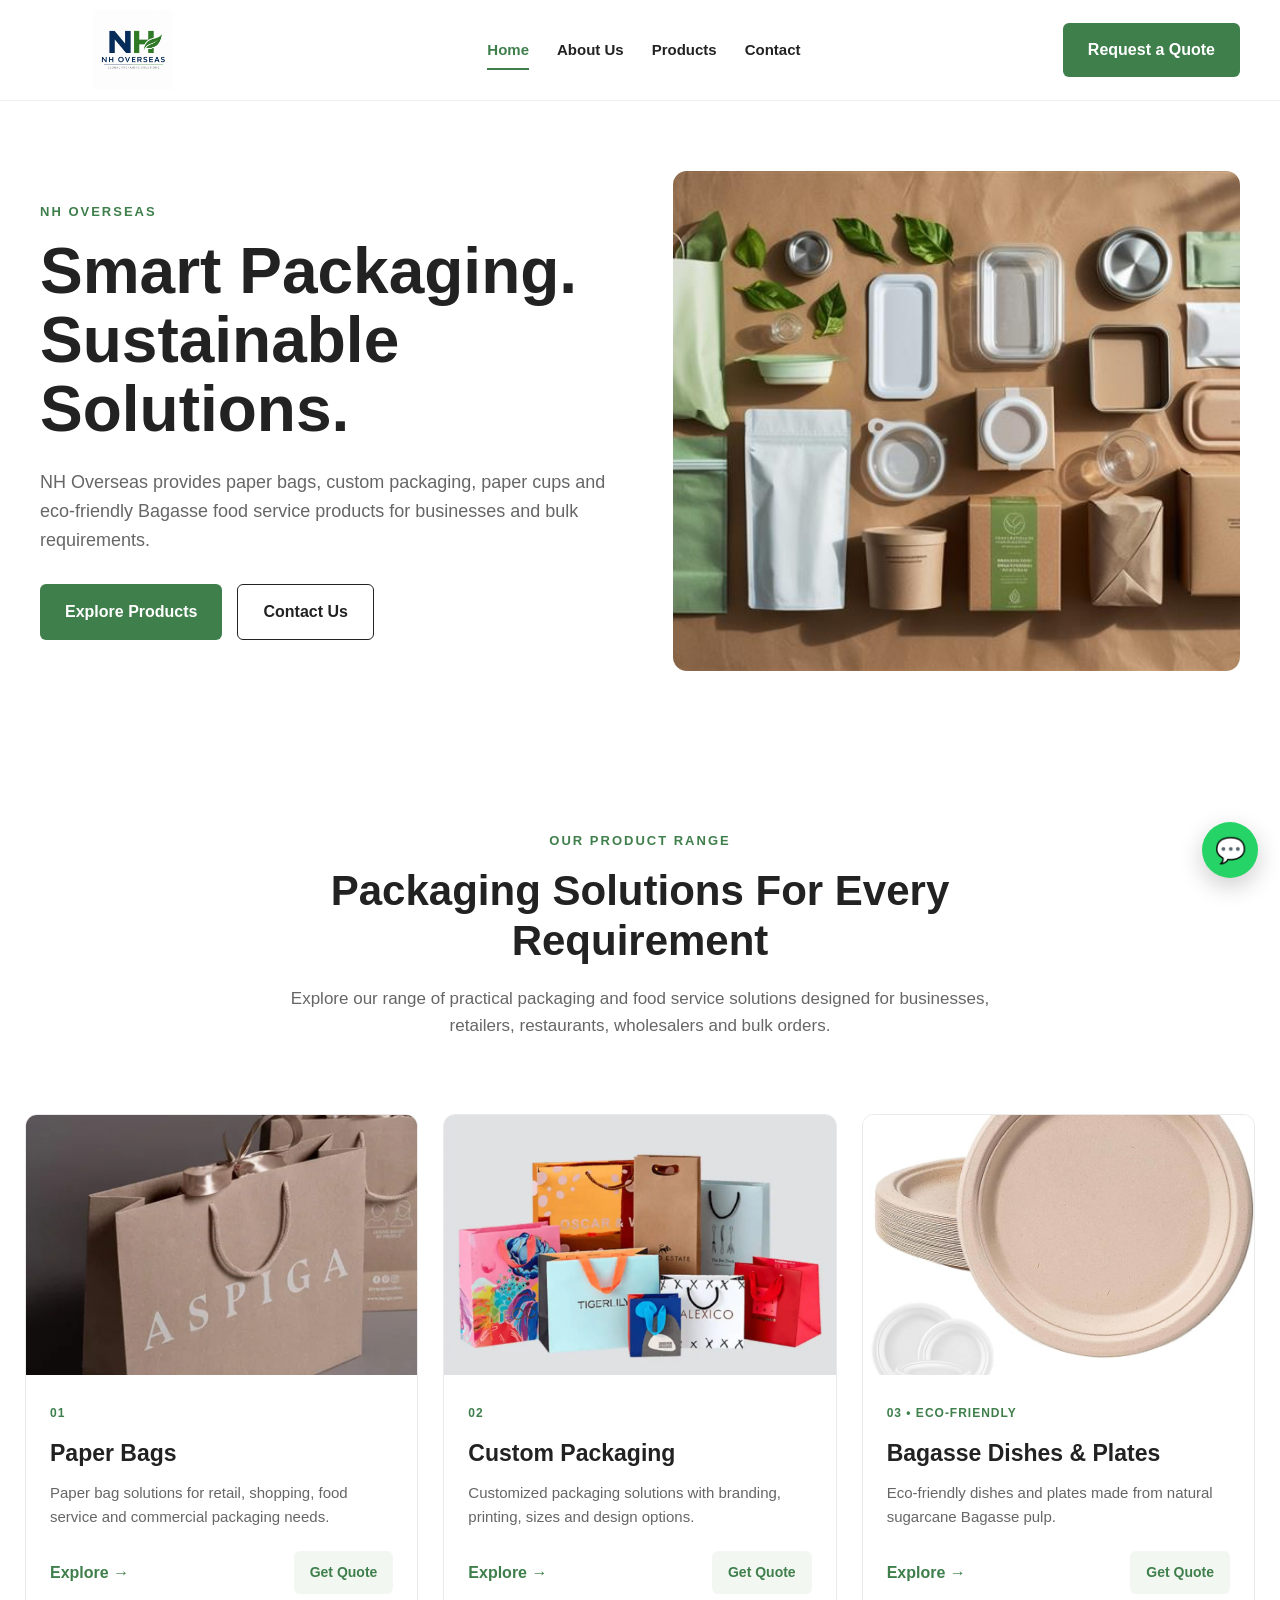
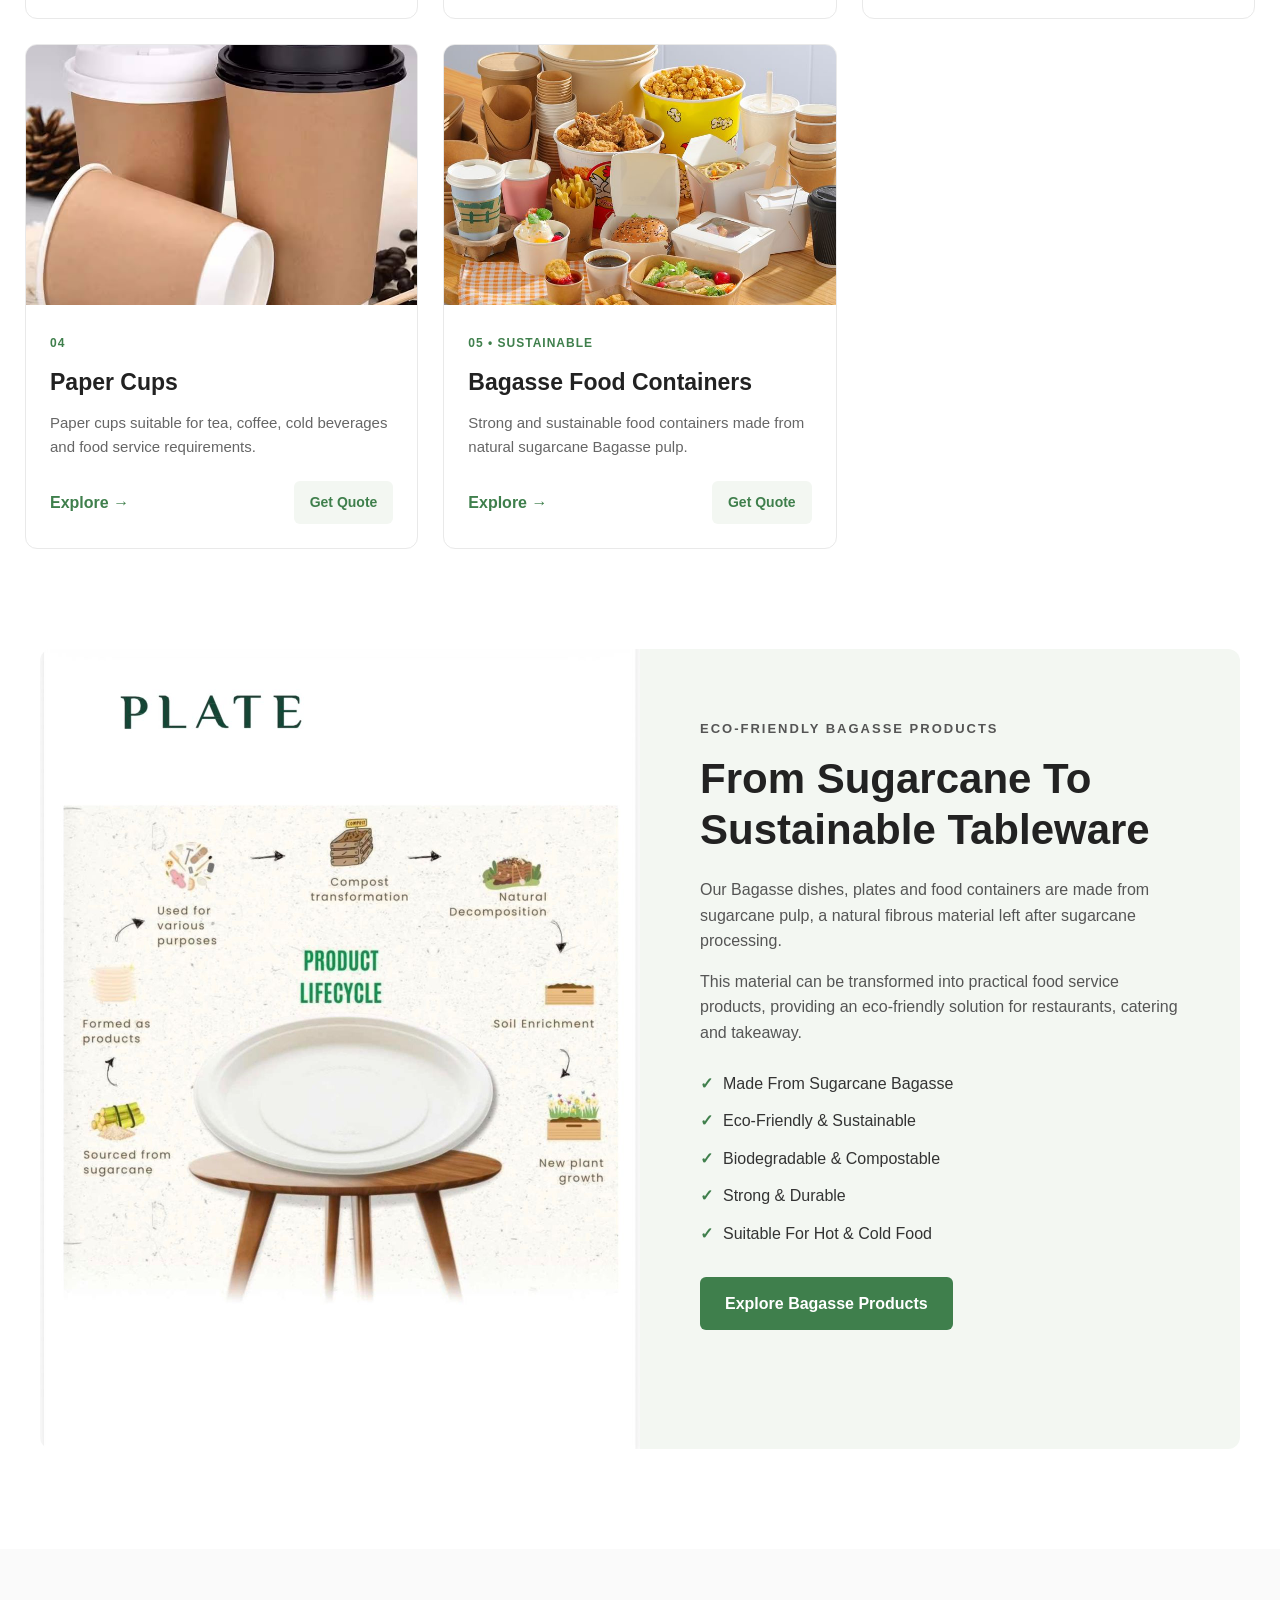
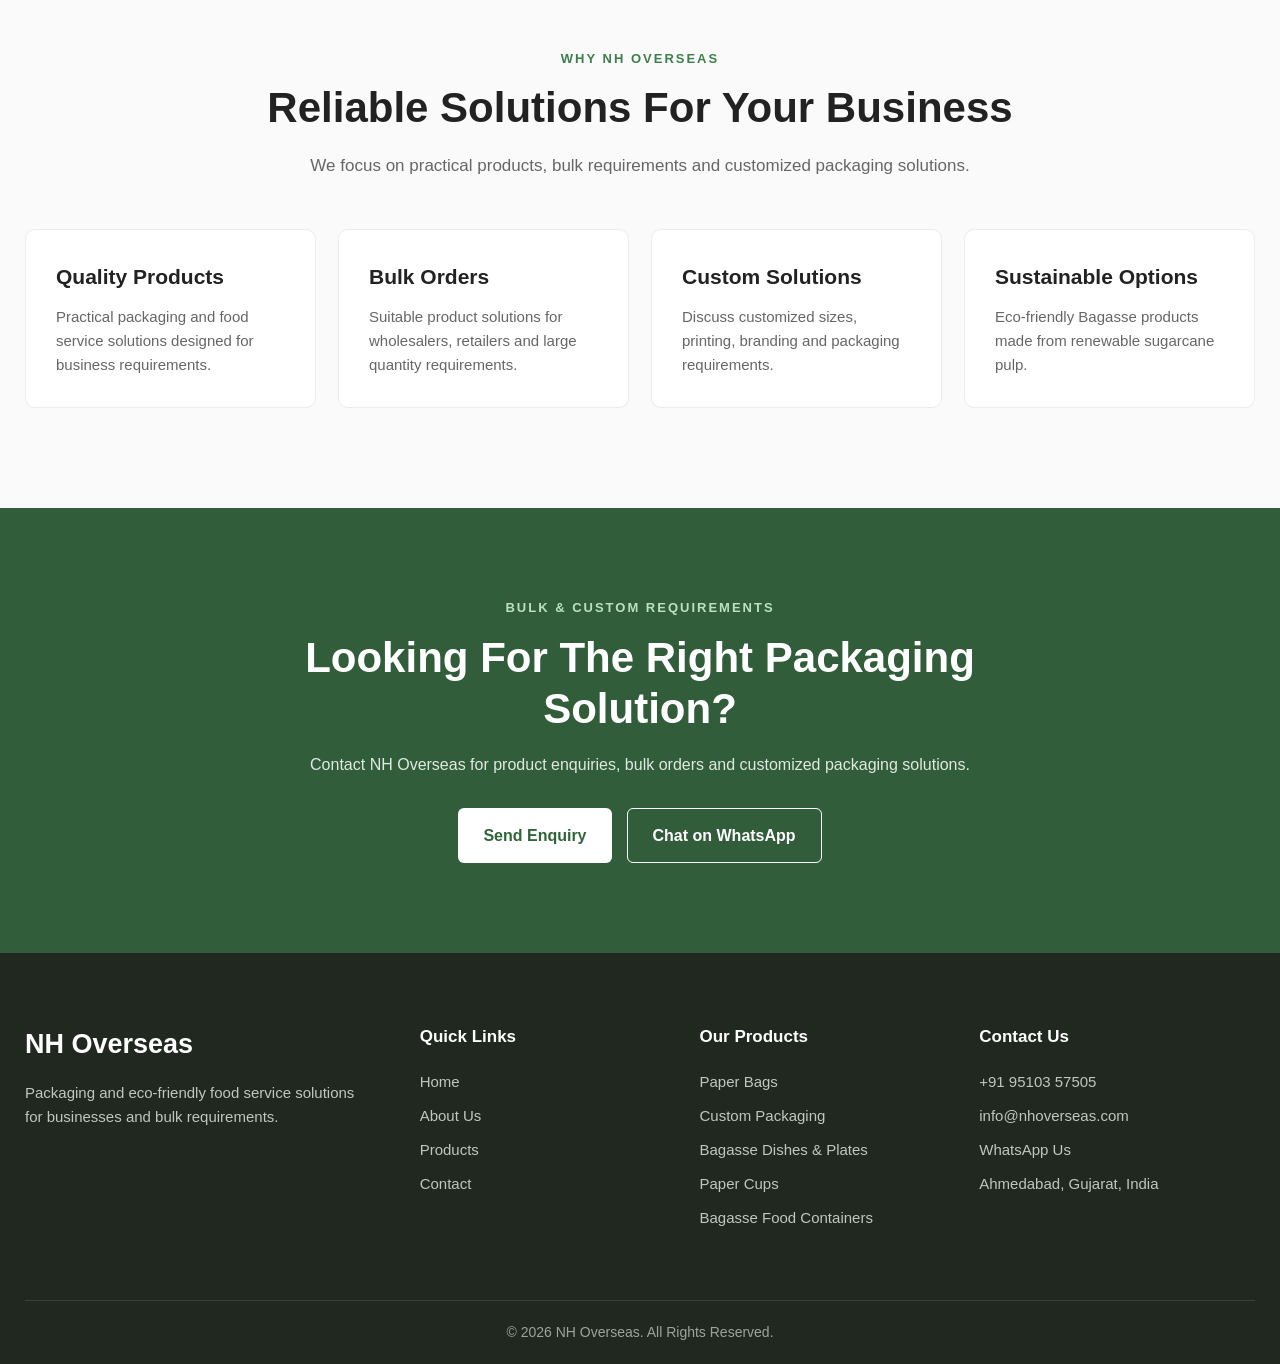
<file: index.html>
<!DOCTYPE html>
<html lang="en">

<head>
    <meta charset="UTF-8">
    <meta name="viewport" content="width=device-width, initial-scale=1.0">

    <title>NH Overseas | Sustainable Packaging Solutions</title>

    <meta name="description"
        content="NH Overseas offers paper bags, custom packaging, eco-friendly sugarcane Bagasse dishes, plates, paper cups and food containers.">

    <link rel="stylesheet" href="./css/style.css">
</head>

<body>

    <!-- HEADER -->
    <header class="header">
        <div class="navbar">

            <a href="./index.html" class="logo">
                <img src="./images/logo.png" alt="NH Overseas Logo">
            </a>

            <nav class="nav-menu" id="navMenu">
                <a href="./index.html" class="active">Home</a>
                <a href="./about.html">About Us</a>
                <a href="./products.html">Products</a>
                <a href="./contact.html">Contact</a>
            </nav>

            <div class="header-actions">

                <a href="./contact.html" class="quote-btn">
                    Request a Quote
                </a>

                <button class="menu-toggle" id="menuToggle"
                    aria-label="Open Menu">
                    ☰
                </button>

            </div>

        </div>
    </header>


    <!-- HERO SECTION -->
    <section class="hero">

        <div class="hero-content">

            <p class="section-tag">
                NH OVERSEAS
            </p>

            <h1>
                Smart Packaging.
                Sustainable Solutions.
            </h1>

            <p class="hero-text">
                NH Overseas provides paper bags, custom packaging,
                paper cups and eco-friendly Bagasse food service
                products for businesses and bulk requirements.
            </p>

            <div class="hero-buttons">

                <a href="./products.html" class="primary-btn">
                    Explore Products
                </a>

                <a href="./contact.html" class="secondary-btn">
                    Contact Us
                </a>

            </div>

        </div>


        <div class="hero-image">

            <img src="./images/hero.jpg"
                alt="NH Overseas Sustainable Packaging">

        </div>

    </section>


    <!-- PRODUCTS INTRO -->
    <section class="product-intro">

        <div class="section-heading">

            <p class="section-tag">
                OUR PRODUCT RANGE
            </p>

            <h2>
                Packaging Solutions For Every Requirement
            </h2>

            <p>
                Explore our range of practical packaging and
                food service solutions designed for businesses,
                retailers, restaurants, wholesalers and bulk orders.
            </p>

        </div>

    </section>


    <!-- PRODUCTS -->
    <section class="products-section">

        <div class="products-grid">


            <!-- PRODUCT 1 -->
            <div class="product-card">

                <div class="product-image">

                    <img src="./images/paper-bags.jpg"
                        alt="Paper Bags">

                </div>

                <div class="product-info">

                    <span>01</span>

                    <h3>
                        Paper Bags
                    </h3>

                    <p>
                        Paper bag solutions for retail,
                        shopping, food service and
                        commercial packaging needs.
                    </p>

                    <div class="product-buttons">

                        <a href="./products.html#paper-bags"
                            class="explore-link">

                            Explore →

                        </a>

                        <a href="./contact.html"
                            class="get-quote-btn">

                            Get Quote

                        </a>

                    </div>

                </div>

            </div>


            <!-- PRODUCT 2 -->
            <div class="product-card">

                <div class="product-image">

                    <img src="./images/custom-bags.jpg"
                        alt="Custom Packaging">

                </div>

                <div class="product-info">

                    <span>02</span>

                    <h3>
                        Custom Packaging
                    </h3>

                    <p>
                        Customized packaging solutions with
                        branding, printing, sizes and
                        design options.
                    </p>

                    <div class="product-buttons">

                        <a href="./products.html#custom-packaging"
                            class="explore-link">

                            Explore →

                        </a>

                        <a href="./contact.html"
                            class="get-quote-btn">

                            Get Quote

                        </a>

                    </div>

                </div>

            </div>


            <!-- PRODUCT 3 -->
            <div class="product-card">

                <div class="product-image">

                    <img src="./images/paper-dishes.jpg"
                        alt="Eco-Friendly Bagasse Dishes and Plates">

                </div>

                <div class="product-info">

                    <span>03 • ECO-FRIENDLY</span>

                    <h3>
                        Bagasse Dishes & Plates
                    </h3>

                    <p>
                        Eco-friendly dishes and plates made
                        from natural sugarcane Bagasse pulp.
                    </p>

                    <div class="product-buttons">

                        <a href="./products.html#paper-dishes"
                            class="explore-link">

                            Explore →

                        </a>

                        <a href="./contact.html"
                            class="get-quote-btn">

                            Get Quote

                        </a>

                    </div>

                </div>

            </div>


            <!-- PRODUCT 4 -->
            <div class="product-card">

                <div class="product-image">

                    <img src="./images/paper-cups.jpg"
                        alt="Paper Cups">

                </div>

                <div class="product-info">

                    <span>04</span>

                    <h3>
                        Paper Cups
                    </h3>

                    <p>
                        Paper cups suitable for tea,
                        coffee, cold beverages and
                        food service requirements.
                    </p>

                    <div class="product-buttons">

                        <a href="./products.html#paper-cups"
                            class="explore-link">

                            Explore →

                        </a>

                        <a href="./contact.html"
                            class="get-quote-btn">

                            Get Quote

                        </a>

                    </div>

                </div>

            </div>


            <!-- PRODUCT 5 -->
            <div class="product-card">

                <div class="product-image">

                    <img src="./images/food-containers.jpg"
                        alt="Eco-Friendly Bagasse Food Containers">

                </div>

                <div class="product-info">

                    <span>05 • SUSTAINABLE</span>

                    <h3>
                        Bagasse Food Containers
                    </h3>

                    <p>
                        Strong and sustainable food containers
                        made from natural sugarcane Bagasse pulp.
                    </p>

                    <div class="product-buttons">

                        <a href="./products.html#food-containers"
                            class="explore-link">

                            Explore →

                        </a>

                        <a href="./contact.html"
                            class="get-quote-btn">

                            Get Quote

                        </a>

                    </div>

                </div>

            </div>


        </div>

    </section>


    <!-- BAGASSE FEATURE -->
    <section class="custom-section">

        <div class="custom-image">

         <img src="./images/bagasse-process.jpg"
     alt="Sugarcane to Bagasse Eco-Friendly Product Process">

        </div>


        <div class="custom-content">

            <p class="section-tag">
                ECO-FRIENDLY BAGASSE PRODUCTS
            </p>

            <h2>
                From Sugarcane To Sustainable Tableware
            </h2>

            <p>
                Our Bagasse dishes, plates and food containers
                are made from sugarcane pulp, a natural fibrous
                material left after sugarcane processing.
            </p>

            <p>
                This material can be transformed into practical
                food service products, providing an eco-friendly
                solution for restaurants, catering and takeaway.
            </p>

            <ul>

                <li>Made From Sugarcane Bagasse</li>

                <li>Eco-Friendly & Sustainable</li>

                <li>Biodegradable & Compostable</li>

                <li>Strong & Durable</li>

                <li>Suitable For Hot & Cold Food</li>

            </ul>

            <a href="./products.html#paper-dishes"
                class="primary-btn">

                Explore Bagasse Products

            </a>

        </div>

    </section>


    <!-- WHY CHOOSE US -->
    <section class="why-section">

        <div class="section-heading">

            <p class="section-tag">
                WHY NH OVERSEAS
            </p>

            <h2>
                Reliable Solutions For Your Business
            </h2>

            <p>
                We focus on practical products, bulk requirements
                and customized packaging solutions.
            </p>

        </div>


        <div class="why-grid">


            <div class="why-card">

                <h3>
                    Quality Products
                </h3>

                <p>
                    Practical packaging and food service
                    solutions designed for business requirements.
                </p>

            </div>


            <div class="why-card">

                <h3>
                    Bulk Orders
                </h3>

                <p>
                    Suitable product solutions for wholesalers,
                    retailers and large quantity requirements.
                </p>

            </div>


            <div class="why-card">

                <h3>
                    Custom Solutions
                </h3>

                <p>
                    Discuss customized sizes, printing,
                    branding and packaging requirements.
                </p>

            </div>


            <div class="why-card">

                <h3>
                    Sustainable Options
                </h3>

                <p>
                    Eco-friendly Bagasse products made
                    from renewable sugarcane pulp.
                </p>

            </div>


        </div>

    </section>


    <!-- CTA -->
    <section class="cta-section">

        <p class="section-tag">
            BULK & CUSTOM REQUIREMENTS
        </p>

        <h2>
            Looking For The Right Packaging Solution?
        </h2>

        <p>
            Contact NH Overseas for product enquiries,
            bulk orders and customized packaging solutions.
        </p>


        <div class="cta-buttons">

            <a href="./contact.html"
                class="white-btn">

                Send Enquiry

            </a>

            <a href="https://wa.me/919510357505"
                target="_blank"
                class="outline-btn">

                Chat on WhatsApp

            </a>

        </div>

    </section>


    <!-- FOOTER -->
    <footer class="footer">

        <div class="footer-grid">


            <div>

                <h2>
                    NH Overseas
                </h2>

                <p>
                    Packaging and eco-friendly food service
                    solutions for businesses and bulk requirements.
                </p>

            </div>


            <div>

                <h3>
                    Quick Links
                </h3>

                <a href="./index.html">
                    Home
                </a>

                <a href="./about.html">
                    About Us
                </a>

                <a href="./products.html">
                    Products
                </a>

                <a href="./contact.html">
                    Contact
                </a>

            </div>


            <div>

                <h3>
                    Our Products
                </h3>

                <a href="./products.html#paper-bags">
                    Paper Bags
                </a>

                <a href="./products.html#custom-packaging">
                    Custom Packaging
                </a>

                <a href="./products.html#paper-dishes">
                    Bagasse Dishes & Plates
                </a>

                <a href="./products.html#paper-cups">
                    Paper Cups
                </a>

                <a href="./products.html#food-containers">
                    Bagasse Food Containers
                </a>

            </div>


            <div>

                <h3>
                    Contact Us
                </h3>

                <a href="tel:+919510357505">
                    +91 95103 57505
                </a>

                <a href="mailto:info@nhoverseas.com">
                    info@nhoverseas.com
                </a>

                <a href="https://wa.me/919510357505"
                    target="_blank">

                    WhatsApp Us

                </a>

                <p>
                    Ahmedabad, Gujarat, India
                </p>

            </div>

        </div>


        <div class="footer-bottom">

            © 2026 NH Overseas. All Rights Reserved.

        </div>

    </footer>


    <!-- FLOATING WHATSAPP -->
    <a href="https://wa.me/919510357505"
        class="floating-whatsapp"
        target="_blank"
        aria-label="Chat on WhatsApp">

        💬

    </a>


    <!-- BACK TO TOP -->
    <button class="back-to-top"
        id="backToTop"
        aria-label="Back to top">

        ↑

    </button>


    <!-- JAVASCRIPT -->
    <script>

        const menuToggle =
            document.getElementById("menuToggle");

        const navMenu =
            document.getElementById("navMenu");


        menuToggle.addEventListener("click", function () {

            navMenu.classList.toggle("show");

        });


        const backToTop =
            document.getElementById("backToTop");


        window.addEventListener("scroll", function () {

            if (window.scrollY > 300) {

                backToTop.classList.add("show");

            } else {

                backToTop.classList.remove("show");

            }

        });


        backToTop.addEventListener("click", function () {

            window.scrollTo({
                top: 0,
                behavior: "smooth"
            });

        });

    </script>

</body>

</html>
</file>
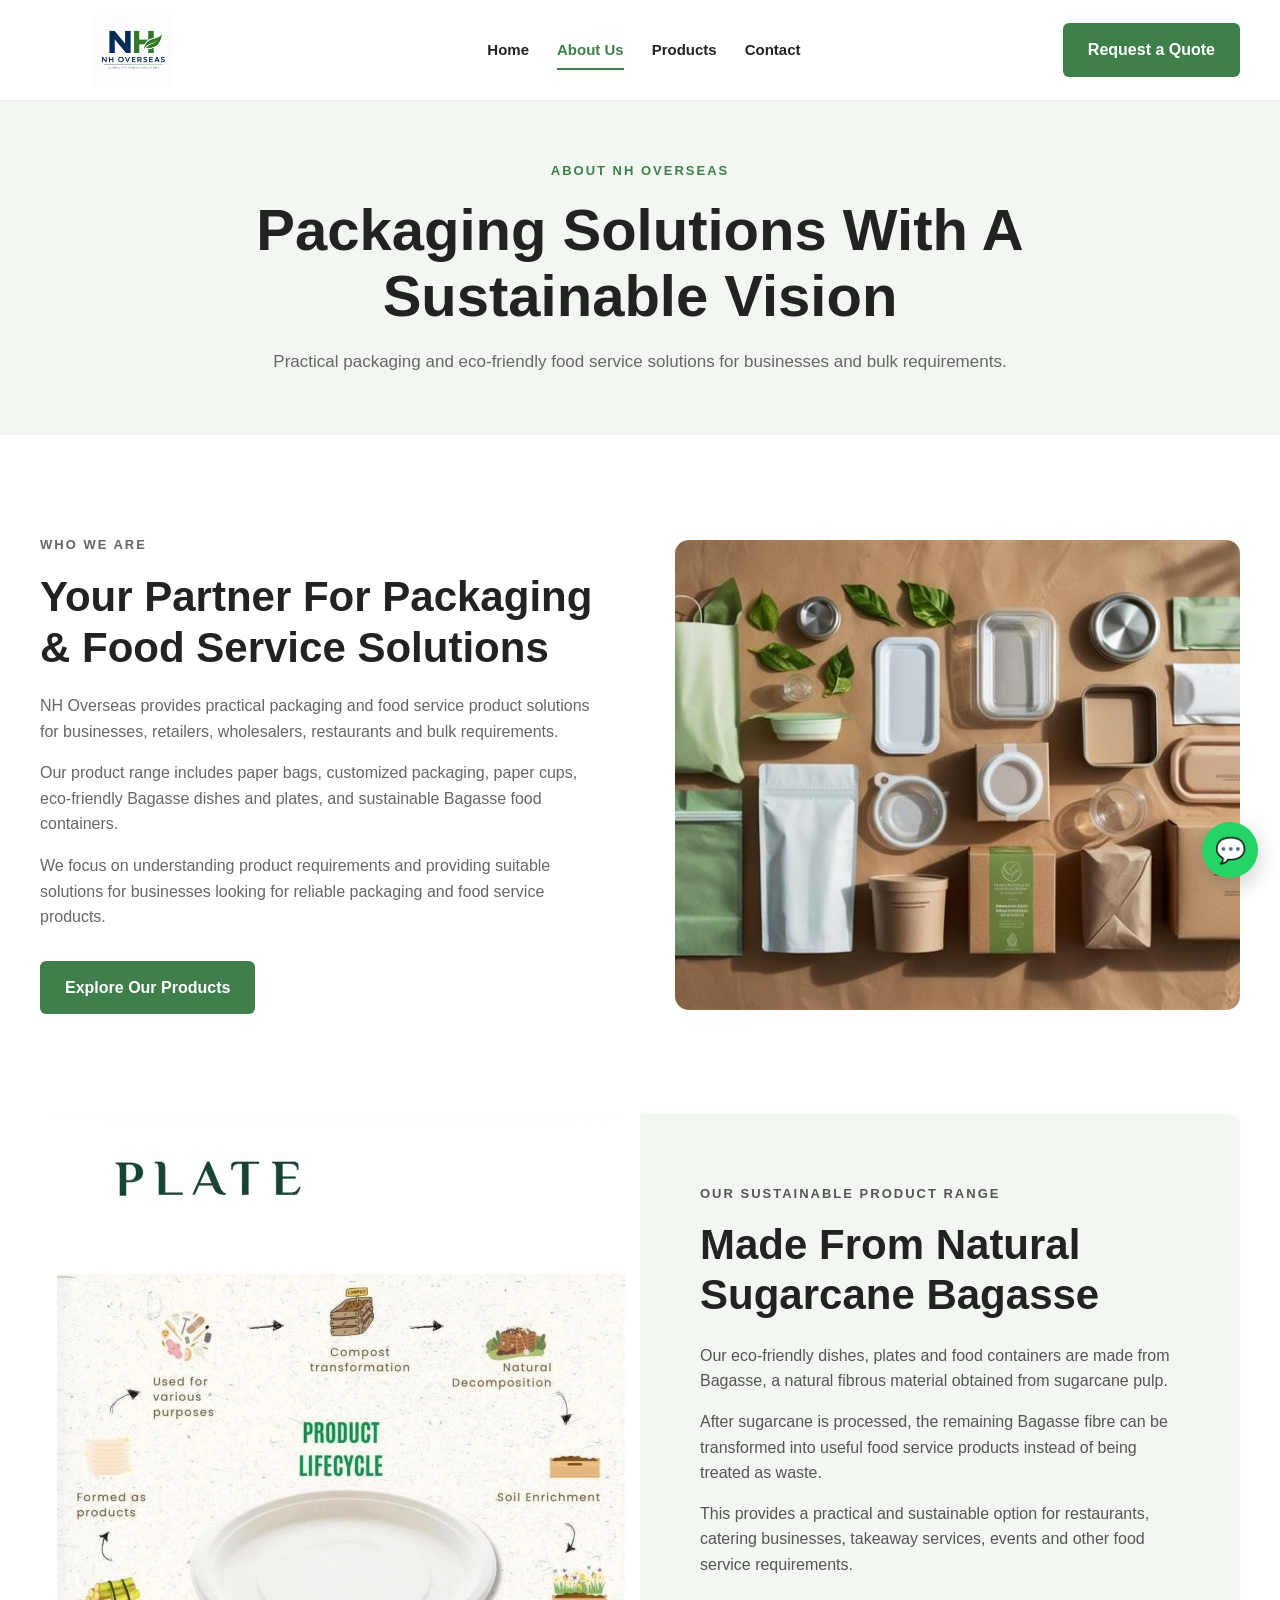
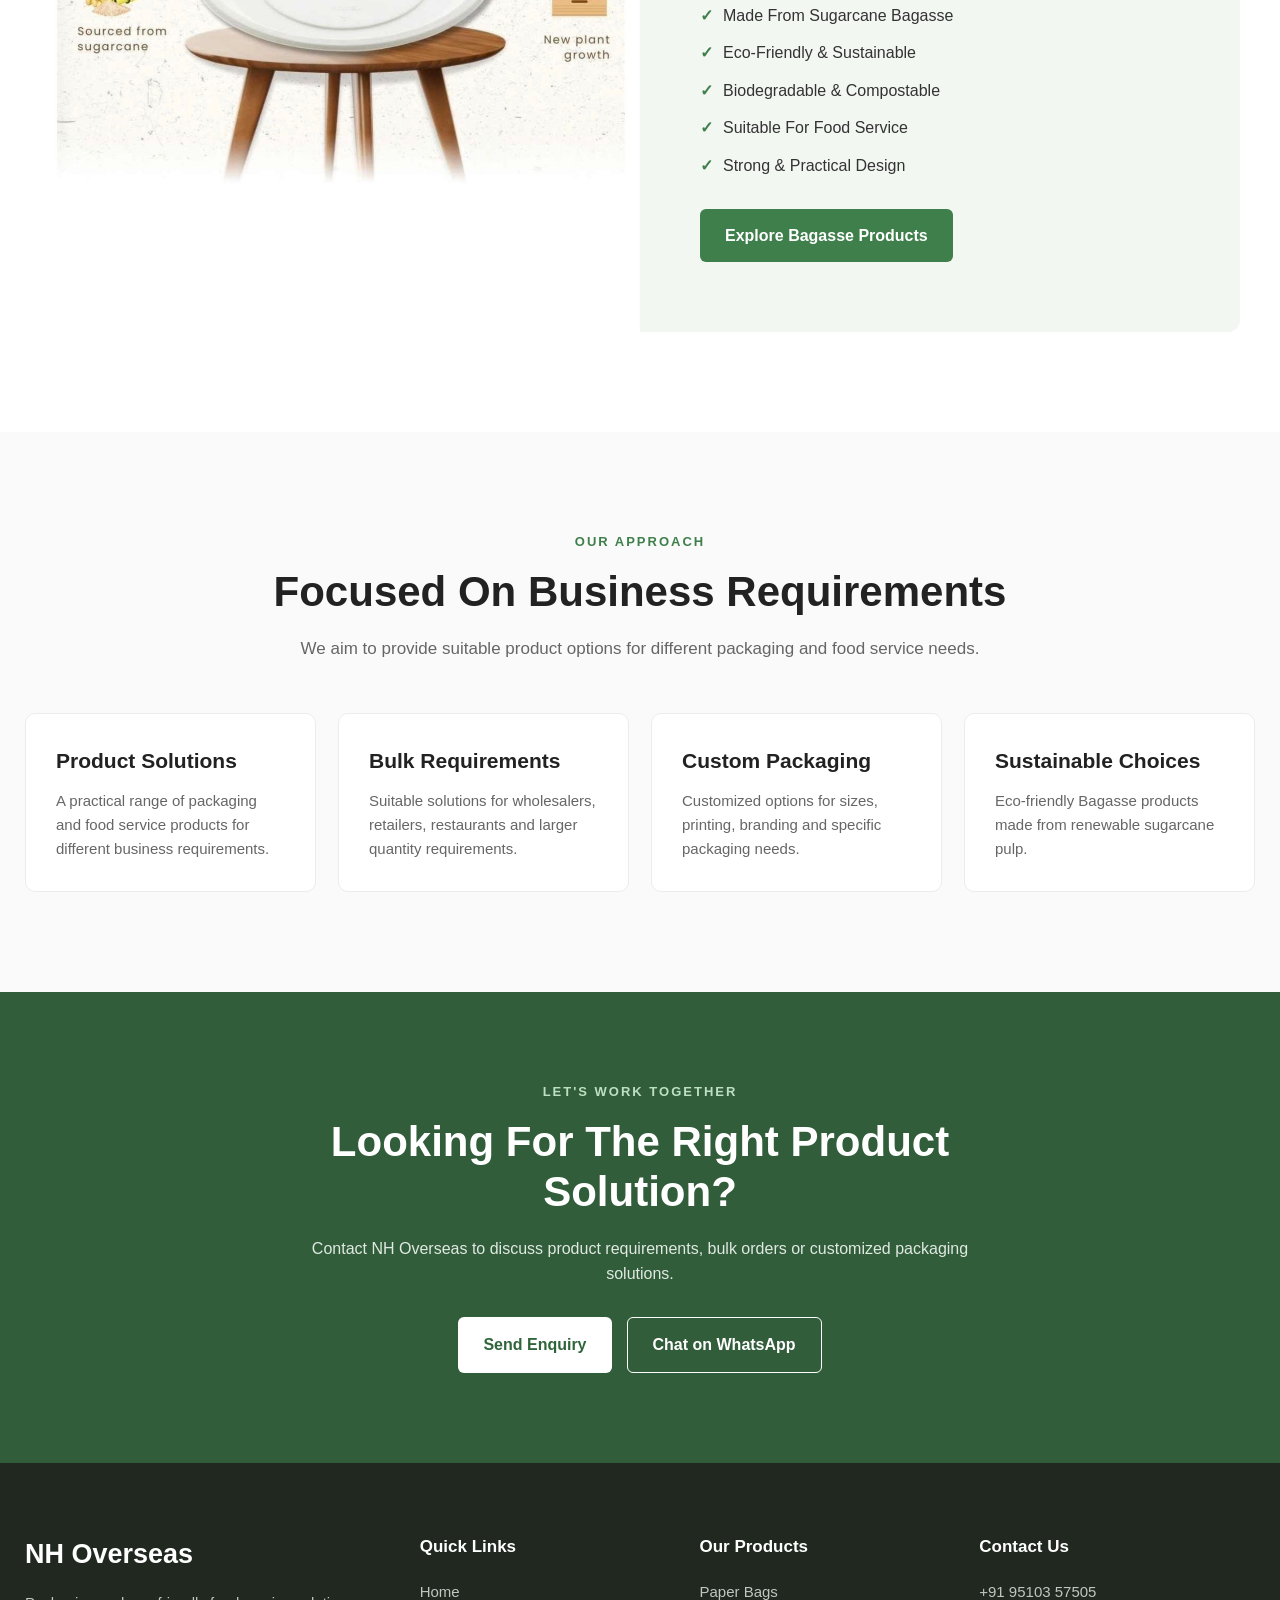
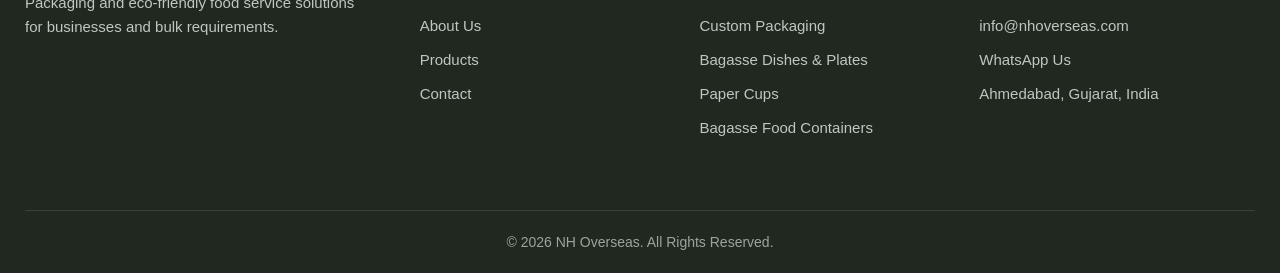
<file: about.html>
<!DOCTYPE html>
<html lang="en">

<head>
    <meta charset="UTF-8">
    <meta name="viewport" content="width=device-width, initial-scale=1.0">

    <title>About Us | NH Overseas</title>

    <meta name="description"
        content="Learn about NH Overseas, offering paper bags, custom packaging, paper cups and eco-friendly Bagasse food service products.">

    <link rel="stylesheet" href="./css/style.css">
</head>

<body>

    <!-- HEADER -->
    <header class="header">
        <div class="navbar">

            <a href="./index.html" class="logo">
                <img src="./images/logo.png" alt="NH Overseas Logo">
            </a>

            <nav class="nav-menu" id="navMenu">
                <a href="./index.html">Home</a>
                <a href="./about.html" class="active">About Us</a>
                <a href="./products.html">Products</a>
                <a href="./contact.html">Contact</a>
            </nav>

            <div class="header-actions">

                <a href="./contact.html" class="quote-btn">
                    Request a Quote
                </a>

                <button class="menu-toggle" id="menuToggle"
                    aria-label="Open Menu">
                    ☰
                </button>

            </div>

        </div>
    </header>


    <!-- PAGE HERO -->
    <section class="page-hero">

        <div class="page-hero-content">

            <p>ABOUT NH OVERSEAS</p>

            <h1>
                Packaging Solutions With A Sustainable Vision
            </h1>

            <span>
                Practical packaging and eco-friendly food service
                solutions for businesses and bulk requirements.
            </span>

        </div>

    </section>


    <!-- ABOUT SECTION -->
    <section class="about-section">

        <div class="about-container">

            <div class="about-content">

                <p class="section-tag">
                    WHO WE ARE
                </p>

                <h2>
                    Your Partner For Packaging & Food Service Solutions
                </h2>

                <p>
                    NH Overseas provides practical packaging and
                    food service product solutions for businesses,
                    retailers, wholesalers, restaurants and bulk
                    requirements.
                </p>

                <p>
                    Our product range includes paper bags, customized
                    packaging, paper cups, eco-friendly Bagasse dishes
                    and plates, and sustainable Bagasse food containers.
                </p>

                <p>
                    We focus on understanding product requirements and
                    providing suitable solutions for businesses looking
                    for reliable packaging and food service products.
                </p>

                <a href="./products.html" class="primary-btn">
                    Explore Our Products
                </a>

            </div>


            <div class="about-visual">

                <img src="./images/hero.jpg"
                    alt="NH Overseas Packaging Solutions">

            </div>

        </div>

    </section>


    <!-- BAGASSE SECTION -->
    <section class="custom-section">

        <div class="custom-image">
<img src="./images/bagasse-process.jpg"
     alt="Sugarcane to Bagasse Eco-Friendly Product Process">

        </div>


        <div class="custom-content">

            <p class="section-tag">
                OUR SUSTAINABLE PRODUCT RANGE
            </p>

            <h2>
                Made From Natural Sugarcane Bagasse
            </h2>

            <p>
                Our eco-friendly dishes, plates and food containers
                are made from Bagasse, a natural fibrous material
                obtained from sugarcane pulp.
            </p>

            <p>
                After sugarcane is processed, the remaining Bagasse
                fibre can be transformed into useful food service
                products instead of being treated as waste.
            </p>

            <p>
                This provides a practical and sustainable option for
                restaurants, catering businesses, takeaway services,
                events and other food service requirements.
            </p>

            <ul>

                <li>Made From Sugarcane Bagasse</li>

                <li>Eco-Friendly & Sustainable</li>

                <li>Biodegradable & Compostable</li>

                <li>Suitable For Food Service</li>

                <li>Strong & Practical Design</li>

            </ul>

            <a href="./products.html#paper-dishes"
                class="primary-btn">

                Explore Bagasse Products

            </a>

        </div>

    </section>


    <!-- OUR APPROACH -->
    <section class="why-section">

        <div class="section-heading">

            <p class="section-tag">
                OUR APPROACH
            </p>

            <h2>
                Focused On Business Requirements
            </h2>

            <p>
                We aim to provide suitable product options for
                different packaging and food service needs.
            </p>

        </div>


        <div class="why-grid">


            <div class="why-card">

                <h3>
                    Product Solutions
                </h3>

                <p>
                    A practical range of packaging and food service
                    products for different business requirements.
                </p>

            </div>


            <div class="why-card">

                <h3>
                    Bulk Requirements
                </h3>

                <p>
                    Suitable solutions for wholesalers, retailers,
                    restaurants and larger quantity requirements.
                </p>

            </div>


            <div class="why-card">

                <h3>
                    Custom Packaging
                </h3>

                <p>
                    Customized options for sizes, printing,
                    branding and specific packaging needs.
                </p>

            </div>


            <div class="why-card">

                <h3>
                    Sustainable Choices
                </h3>

                <p>
                    Eco-friendly Bagasse products made from
                    renewable sugarcane pulp.
                </p>

            </div>

        </div>

    </section>


    <!-- CTA -->
    <section class="cta-section">

        <p class="section-tag">
            LET'S WORK TOGETHER
        </p>

        <h2>
            Looking For The Right Product Solution?
        </h2>

        <p>
            Contact NH Overseas to discuss product requirements,
            bulk orders or customized packaging solutions.
        </p>


        <div class="cta-buttons">

            <a href="./contact.html"
                class="white-btn">

                Send Enquiry

            </a>

            <a href="https://wa.me/919510357505"
                target="_blank"
                class="outline-btn">

                Chat on WhatsApp

            </a>

        </div>

    </section>


    <!-- FOOTER -->
    <footer class="footer">

        <div class="footer-grid">

            <div>

                <h2>
                    NH Overseas
                </h2>

                <p>
                    Packaging and eco-friendly food service
                    solutions for businesses and bulk requirements.
                </p>

            </div>


            <div>

                <h3>
                    Quick Links
                </h3>

                <a href="./index.html">
                    Home
                </a>

                <a href="./about.html">
                    About Us
                </a>

                <a href="./products.html">
                    Products
                </a>

                <a href="./contact.html">
                    Contact
                </a>

            </div>


            <div>

                <h3>
                    Our Products
                </h3>

                <a href="./products.html#paper-bags">
                    Paper Bags
                </a>

                <a href="./products.html#custom-packaging">
                    Custom Packaging
                </a>

                <a href="./products.html#paper-dishes">
                    Bagasse Dishes & Plates
                </a>

                <a href="./products.html#paper-cups">
                    Paper Cups
                </a>

                <a href="./products.html#food-containers">
                    Bagasse Food Containers
                </a>

            </div>


            <div>

                <h3>
                    Contact Us
                </h3>

                <a href="tel:+919510357505">
                    +91 95103 57505
                </a>

                <a href="mailto:info@nhoverseas.com">
                    info@nhoverseas.com
                </a>

                <a href="https://wa.me/919510357505"
                    target="_blank">

                    WhatsApp Us

                </a>

                <p>
                    Ahmedabad, Gujarat, India
                </p>

            </div>

        </div>


        <div class="footer-bottom">

            © 2026 NH Overseas. All Rights Reserved.

        </div>

    </footer>


    <!-- FLOATING WHATSAPP -->
    <a href="https://wa.me/919510357505"
        class="floating-whatsapp"
        target="_blank"
        aria-label="Chat on WhatsApp">

        💬

    </a>


    <!-- BACK TO TOP -->
    <button class="back-to-top"
        id="backToTop"
        aria-label="Back to top">

        ↑

    </button>


    <!-- JAVASCRIPT -->
    <script>

        const menuToggle =
            document.getElementById("menuToggle");

        const navMenu =
            document.getElementById("navMenu");


        menuToggle.addEventListener("click", function () {

            navMenu.classList.toggle("show");

        });


        const backToTop =
            document.getElementById("backToTop");


        window.addEventListener("scroll", function () {

            if (window.scrollY > 300) {

                backToTop.classList.add("show");

            } else {

                backToTop.classList.remove("show");

            }

        });


        backToTop.addEventListener("click", function () {

            window.scrollTo({
                top: 0,
                behavior: "smooth"
            });

        });

    </script>

</body>

</html>
</file>
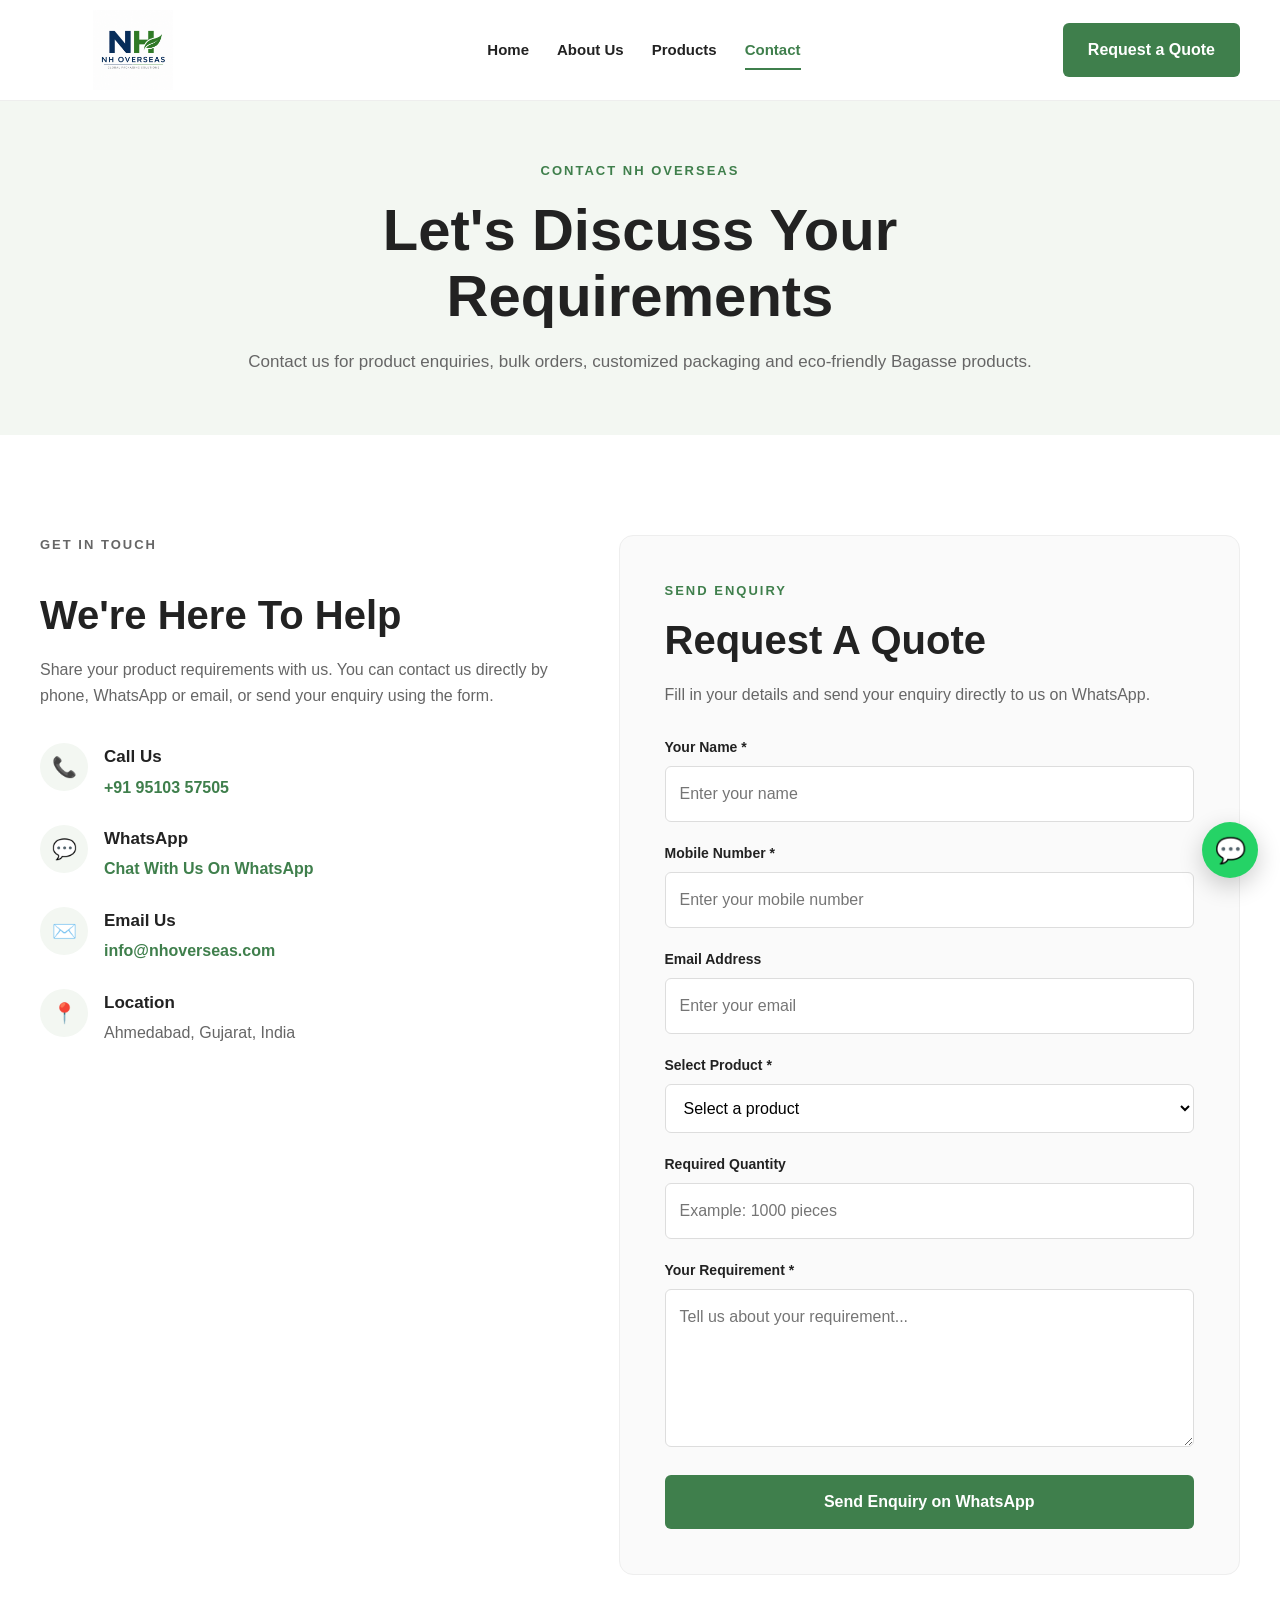
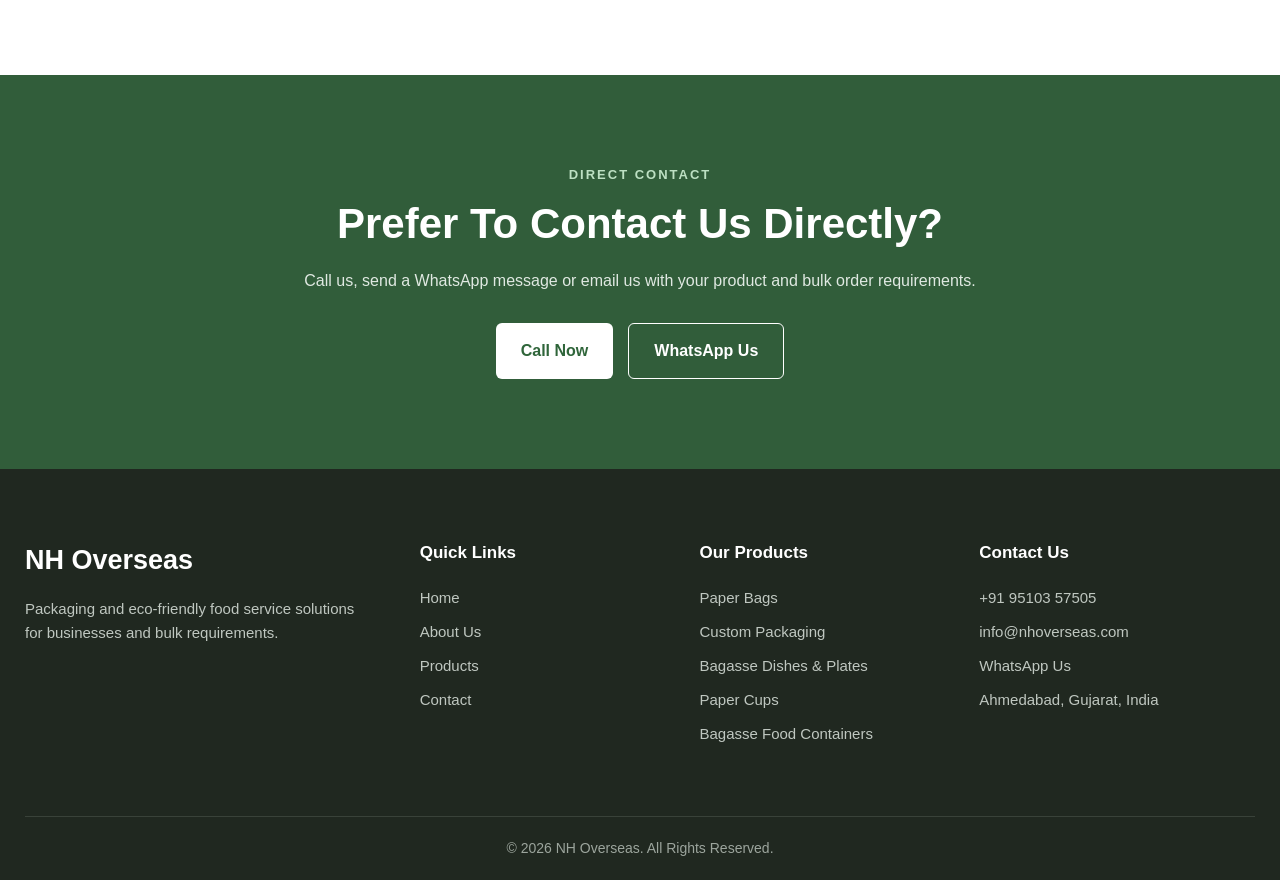
<file: contact.html>
<!DOCTYPE html>
<html lang="en">

<head>
    <meta charset="UTF-8">
    <meta name="viewport" content="width=device-width, initial-scale=1.0">

    <title>Contact Us | NH Overseas</title>

    <meta name="description"
        content="Contact NH Overseas for paper bags, custom packaging, eco-friendly Bagasse dishes, plates, paper cups and food containers.">

    <link rel="stylesheet" href="./css/style.css">
</head>

<body>

    <!-- HEADER -->
    <header class="header">
        <div class="navbar">

            <a href="./index.html" class="logo">
                <img src="./images/logo.png" alt="NH Overseas Logo">
            </a>

            <nav class="nav-menu" id="navMenu">
                <a href="./index.html">Home</a>
                <a href="./about.html">About Us</a>
                <a href="./products.html">Products</a>
                <a href="./contact.html" class="active">Contact</a>
            </nav>

            <div class="header-actions">

                <a href="#contactForm" class="quote-btn">
                    Request a Quote
                </a>

                <button class="menu-toggle" id="menuToggle"
                    aria-label="Open Menu">
                    ☰
                </button>

            </div>

        </div>
    </header>


    <!-- PAGE HERO -->
    <section class="page-hero">

        <div class="page-hero-content">

            <p>CONTACT NH OVERSEAS</p>

            <h1>
                Let's Discuss Your Requirements
            </h1>

            <span>
                Contact us for product enquiries, bulk orders,
                customized packaging and eco-friendly Bagasse products.
            </span>

        </div>

    </section>


    <!-- CONTACT SECTION -->
    <section class="contact-section">

        <div class="contact-container">


            <!-- CONTACT INFORMATION -->
            <div class="contact-info">

                <p class="section-tag">
                    GET IN TOUCH
                </p>

                <h2>
                    We're Here To Help
                </h2>

                <p>
                    Share your product requirements with us.
                    You can contact us directly by phone, WhatsApp
                    or email, or send your enquiry using the form.
                </p>


                <!-- PHONE -->
                <div class="contact-detail">

                    <div class="contact-icon">
                        📞
                    </div>

                    <div>

                        <h3>
                            Call Us
                        </h3>

                        <a href="tel:+919510357505">
                            +91 95103 57505
                        </a>

                    </div>

                </div>


                <!-- WHATSAPP -->
                <div class="contact-detail">

                    <div class="contact-icon">
                        💬
                    </div>

                    <div>

                        <h3>
                            WhatsApp
                        </h3>

                        <a href="https://wa.me/919510357505"
                            target="_blank">

                            Chat With Us On WhatsApp

                        </a>

                    </div>

                </div>


                <!-- EMAIL -->
                <div class="contact-detail">

                    <div class="contact-icon">
                        ✉️
                    </div>

                    <div>

                        <h3>
                            Email Us
                        </h3>

                        <a href="mailto:info@nhoverseas.com">
                            info@nhoverseas.com
                        </a>

                    </div>

                </div>


                <!-- LOCATION -->
                <div class="contact-detail">

                    <div class="contact-icon">
                        📍
                    </div>

                    <div>

                        <h3>
                            Location
                        </h3>

                        <p>
                            Ahmedabad, Gujarat, India
                        </p>

                    </div>

                </div>

            </div>


            <!-- CONTACT FORM -->
            <div class="contact-form-box" id="contactForm">

                <p class="section-tag">
                    SEND ENQUIRY
                </p>

                <h2>
                    Request A Quote
                </h2>

                <p class="form-intro">
                    Fill in your details and send your enquiry
                    directly to us on WhatsApp.
                </p>


                <form id="enquiryForm">

                    <div class="form-group">

                        <label for="name">
                            Your Name *
                        </label>

                        <input
                            type="text"
                            id="name"
                            placeholder="Enter your name"
                            required>

                    </div>


                    <div class="form-group">

                        <label for="phone">
                            Mobile Number *
                        </label>

                        <input
                            type="tel"
                            id="phone"
                            placeholder="Enter your mobile number"
                            required>

                    </div>


                    <div class="form-group">

                        <label for="email">
                            Email Address
                        </label>

                        <input
                            type="email"
                            id="email"
                            placeholder="Enter your email">

                    </div>


                    <div class="form-group">

                        <label for="product">
                            Select Product *
                        </label>

                        <select id="product" required>

                            <option value="">
                                Select a product
                            </option>

                            <option value="Paper Bags">
                                Paper Bags
                            </option>

                            <option value="Custom Packaging">
                                Custom Packaging
                            </option>

                            <option value="Eco-Friendly Bagasse Dishes & Plates">
                                Eco-Friendly Bagasse Dishes & Plates
                            </option>

                            <option value="Paper Cups">
                                Paper Cups
                            </option>

                            <option value="Eco-Friendly Bagasse Food Containers">
                                Eco-Friendly Bagasse Food Containers
                            </option>

                            <option value="Other Requirement">
                                Other Requirement
                            </option>

                        </select>

                    </div>


                    <div class="form-group">

                        <label for="quantity">
                            Required Quantity
                        </label>

                        <input
                            type="text"
                            id="quantity"
                            placeholder="Example: 1000 pieces">

                    </div>


                    <div class="form-group">

                        <label for="message">
                            Your Requirement *
                        </label>

                        <textarea
                            id="message"
                            rows="5"
                            placeholder="Tell us about your requirement..."
                            required></textarea>

                    </div>


                    <button type="submit" class="primary-btn form-submit">

                        Send Enquiry on WhatsApp

                    </button>

                </form>

            </div>

        </div>

    </section>


    <!-- CONTACT CTA -->
    <section class="cta-section">

        <p class="section-tag">
            DIRECT CONTACT
        </p>

        <h2>
            Prefer To Contact Us Directly?
        </h2>

        <p>
            Call us, send a WhatsApp message or email us
            with your product and bulk order requirements.
        </p>

        <div class="cta-buttons">

            <a href="tel:+919510357505"
                class="white-btn">

                Call Now

            </a>

            <a href="https://wa.me/919510357505"
                target="_blank"
                class="outline-btn">

                WhatsApp Us

            </a>

        </div>

    </section>


    <!-- FOOTER -->
    <footer class="footer">

        <div class="footer-grid">

            <div>

                <h2>
                    NH Overseas
                </h2>

                <p>
                    Packaging and eco-friendly food service
                    solutions for businesses and bulk requirements.
                </p>

            </div>


            <div>

                <h3>
                    Quick Links
                </h3>

                <a href="./index.html">Home</a>
                <a href="./about.html">About Us</a>
                <a href="./products.html">Products</a>
                <a href="./contact.html">Contact</a>

            </div>


            <div>

                <h3>
                    Our Products
                </h3>

                <a href="./products.html#paper-bags">
                    Paper Bags
                </a>

                <a href="./products.html#custom-packaging">
                    Custom Packaging
                </a>

                <a href="./products.html#paper-dishes">
                    Bagasse Dishes & Plates
                </a>

                <a href="./products.html#paper-cups">
                    Paper Cups
                </a>

                <a href="./products.html#food-containers">
                    Bagasse Food Containers
                </a>

            </div>


            <div>

                <h3>
                    Contact Us
                </h3>

                <a href="tel:+919510357505">
                    +91 95103 57505
                </a>

                <a href="mailto:info@nhoverseas.com">
                    info@nhoverseas.com
                </a>

                <a href="https://wa.me/919510357505"
                    target="_blank">

                    WhatsApp Us

                </a>

                <p>
                    Ahmedabad, Gujarat, India
                </p>

            </div>

        </div>


        <div class="footer-bottom">

            © 2026 NH Overseas. All Rights Reserved.

        </div>

    </footer>


    <!-- FLOATING WHATSAPP -->
    <a href="https://wa.me/919510357505"
        class="floating-whatsapp"
        target="_blank"
        aria-label="Chat on WhatsApp">

        💬

    </a>


    <!-- BACK TO TOP -->
    <button class="back-to-top"
        id="backToTop"
        aria-label="Back to top">

        ↑

    </button>


    <!-- JAVASCRIPT -->
    <script>

        /* MOBILE MENU */

        const menuToggle =
            document.getElementById("menuToggle");

        const navMenu =
            document.getElementById("navMenu");


        menuToggle.addEventListener("click", function () {

            navMenu.classList.toggle("show");

        });


        /* BACK TO TOP */

        const backToTop =
            document.getElementById("backToTop");


        window.addEventListener("scroll", function () {

            if (window.scrollY > 300) {

                backToTop.classList.add("show");

            } else {

                backToTop.classList.remove("show");

            }

        });


        backToTop.addEventListener("click", function () {

            window.scrollTo({
                top: 0,
                behavior: "smooth"
            });

        });


        /* WHATSAPP ENQUIRY FORM */

        const enquiryForm =
            document.getElementById("enquiryForm");


        enquiryForm.addEventListener("submit", function (event) {

            event.preventDefault();


            const name =
                document.getElementById("name").value;

            const phone =
                document.getElementById("phone").value;

            const email =
                document.getElementById("email").value;

            const product =
                document.getElementById("product").value;

            const quantity =
                document.getElementById("quantity").value;

            const message =
                document.getElementById("message").value;


            const whatsappMessage =

                "Hello NH Overseas,%0A%0A" +

                "*New Product Enquiry*%0A%0A" +

                "*Name:* " + name + "%0A" +

                "*Mobile:* " + phone + "%0A" +

                "*Email:* " + (email || "Not Provided") + "%0A" +

                "*Product:* " + product + "%0A" +

                "*Quantity:* " + (quantity || "Not Provided") + "%0A%0A" +

                "*Requirement:*%0A" + message;


            const whatsappURL =

                "https://wa.me/919510357505?text=" +
                whatsappMessage;


            window.open(
                whatsappURL,
                "_blank"
            );

        });

    </script>

</body>

</html>
</file>
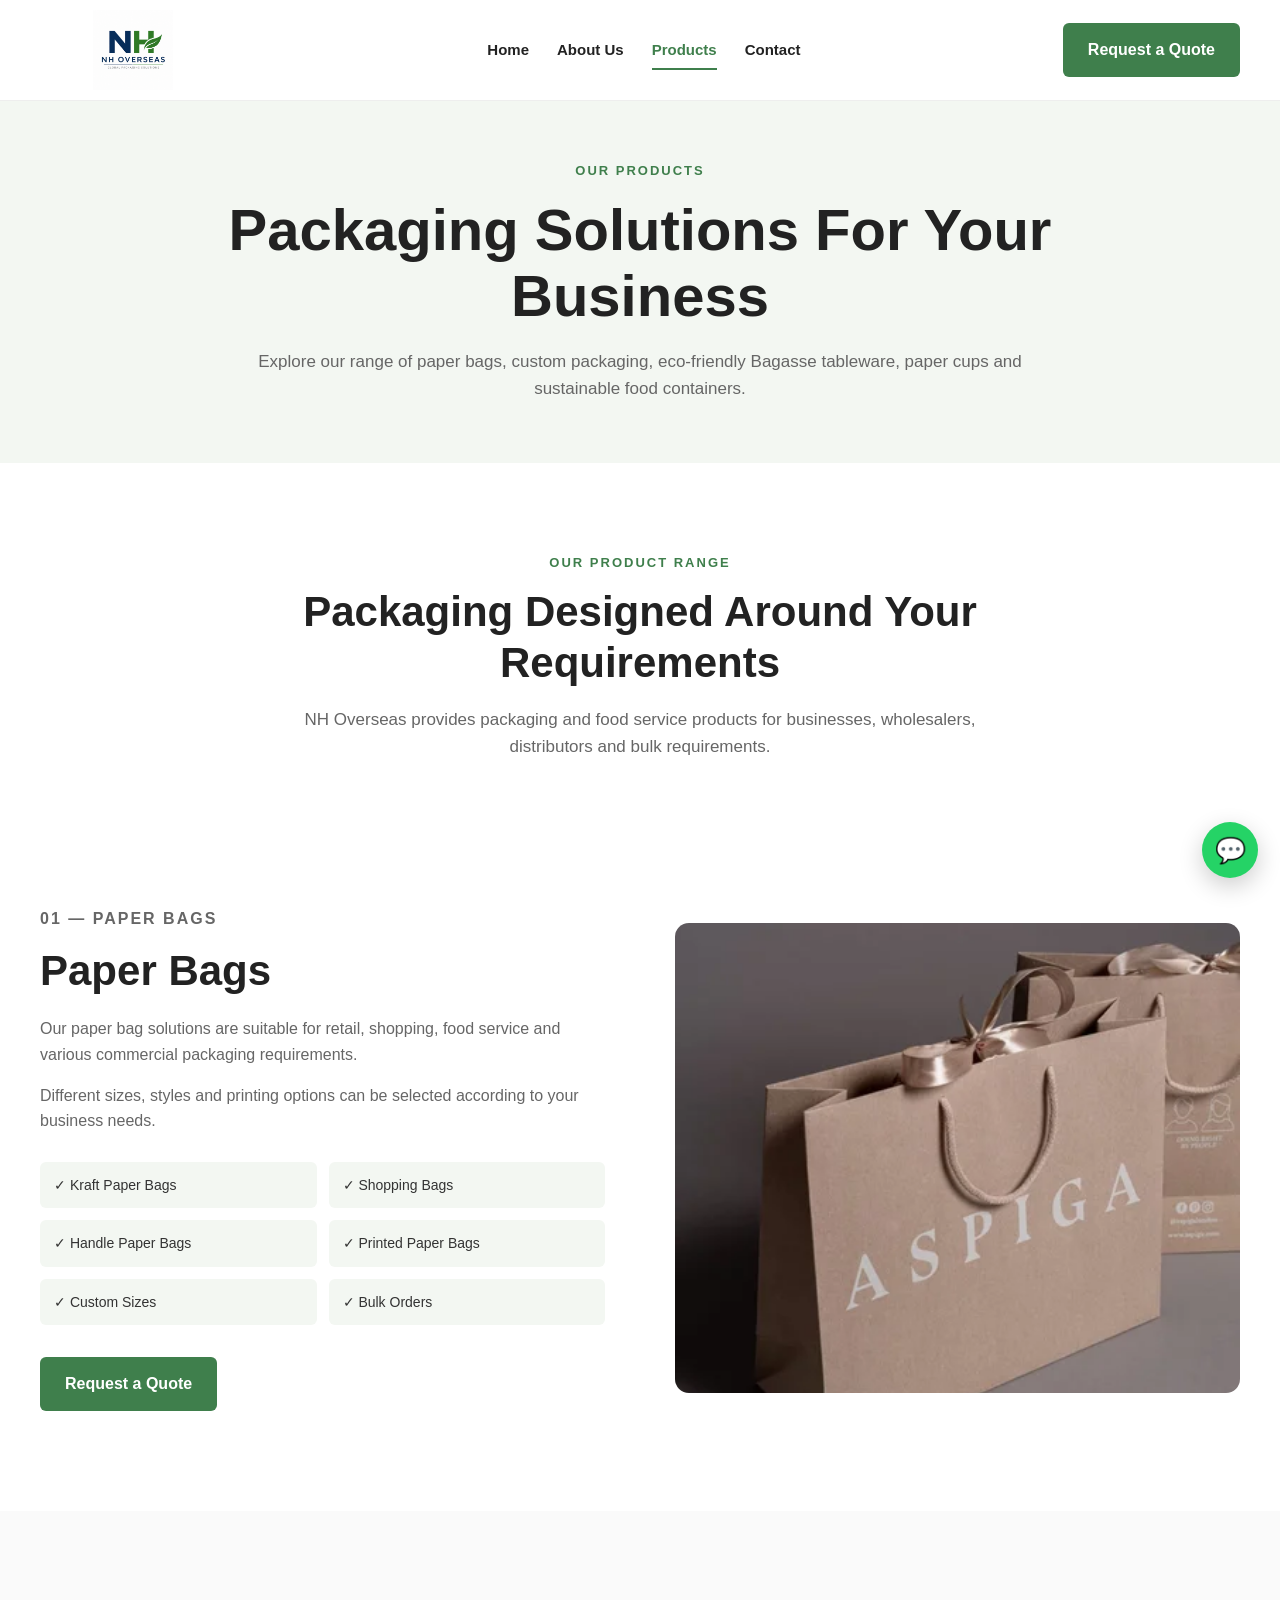
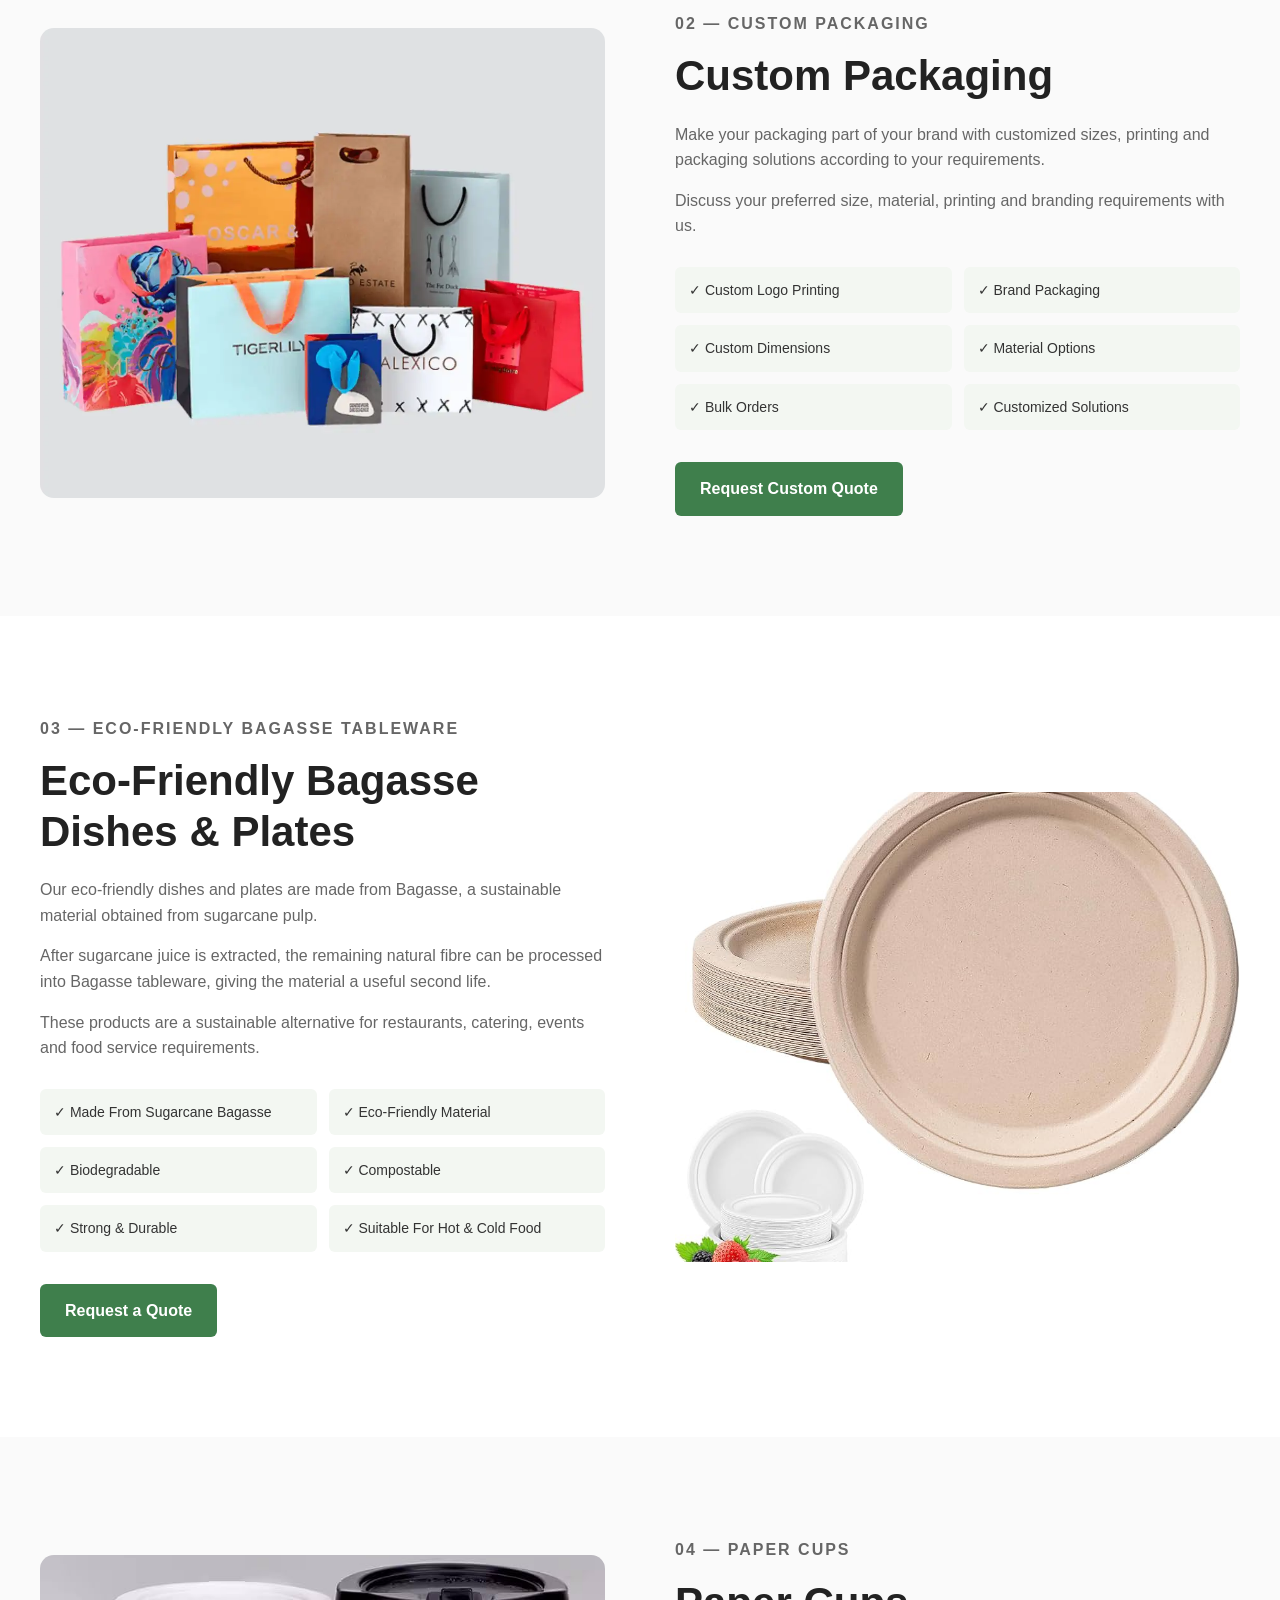
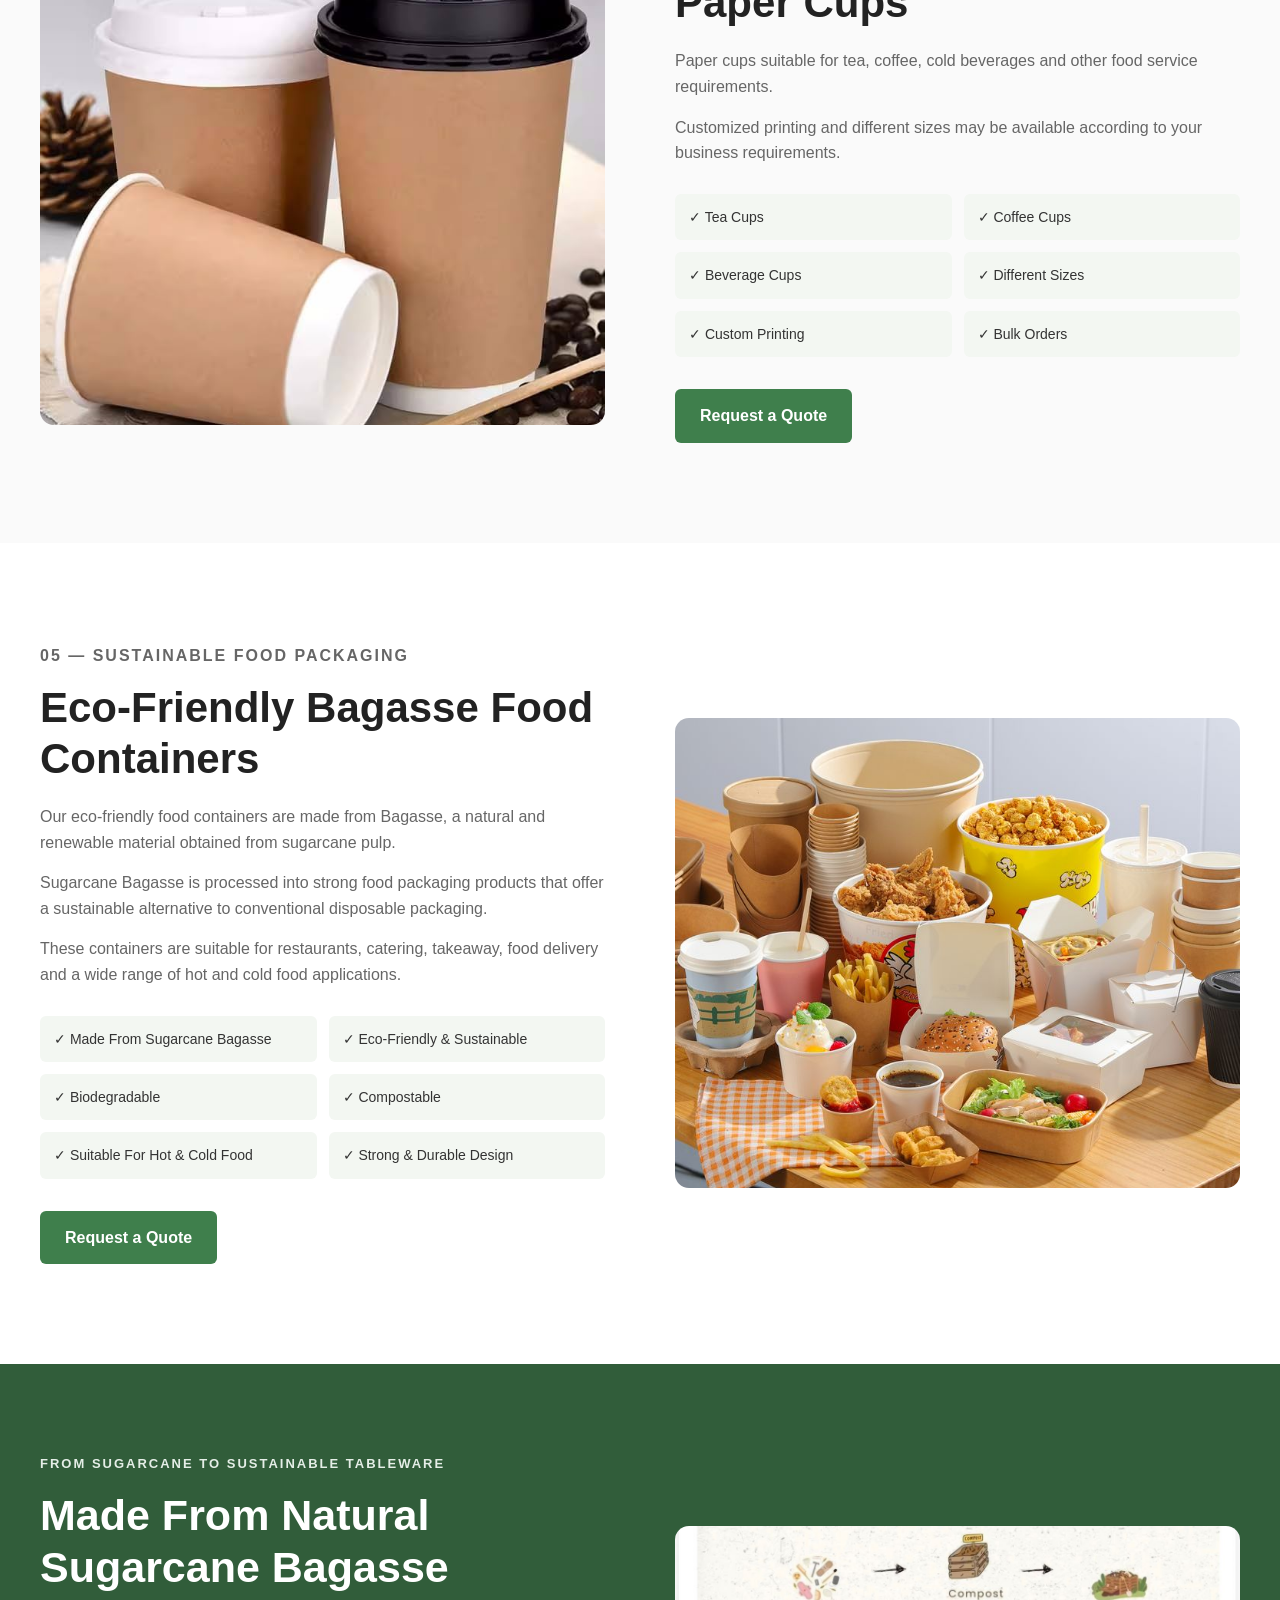
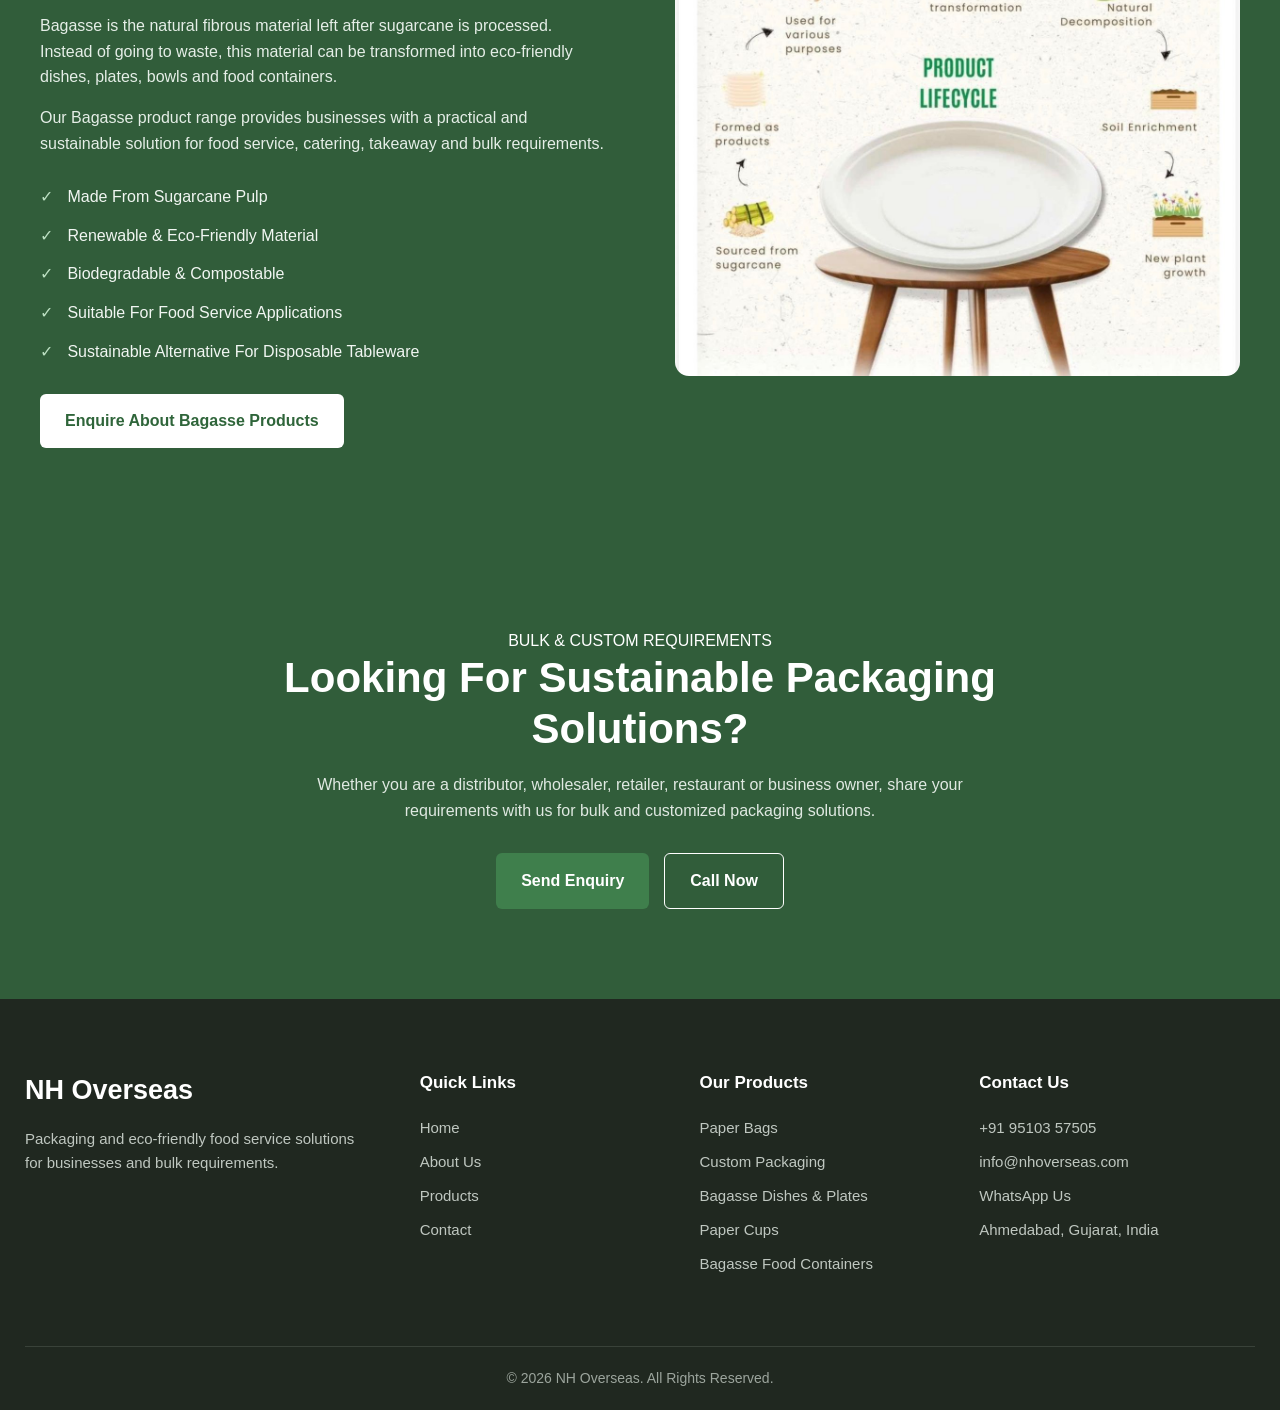
<file: products.html>
<!DOCTYPE html>
<html lang="en">

<head>
    <meta charset="UTF-8">
    <meta name="viewport" content="width=device-width, initial-scale=1.0">

    <title>Products | NH Overseas</title>

    <meta name="description"
        content="Explore paper bags, custom packaging, eco-friendly Bagasse dishes and plates, paper cups and sustainable Bagasse food containers from NH Overseas.">

    <link rel="stylesheet" href="./css/style.css">
</head>

<body>

    <!-- HEADER -->
    <header class="header">
        <div class="navbar">

            <a href="./index.html" class="logo">
                <img src="./images/logo.png" alt="NH Overseas Logo">
            </a>

            <nav class="nav-menu" id="navMenu">
                <a href="./index.html">Home</a>
                <a href="./about.html">About Us</a>
                <a href="./products.html" class="active">Products</a>
                <a href="./contact.html">Contact</a>
            </nav>

            <div class="header-actions">

                <a href="./contact.html" class="quote-btn">
                    Request a Quote
                </a>

                <button class="menu-toggle" id="menuToggle">
                    ☰
                </button>

            </div>

        </div>
    </header>


    <!-- PAGE HERO -->
    <section class="page-hero">

        <div class="page-hero-content">

            <p>OUR PRODUCTS</p>

            <h1>
                Packaging Solutions For Your Business
            </h1>

            <span>
                Explore our range of paper bags, custom packaging,
                eco-friendly Bagasse tableware, paper cups and
                sustainable food containers.
            </span>

        </div>

    </section>


    <!-- PRODUCTS INTRO -->
    <section class="products-intro">

        <div class="section-heading">

            <p class="section-tag">
                OUR PRODUCT RANGE
            </p>

            <h2>
                Packaging Designed Around Your Requirements
            </h2>

            <p>
                NH Overseas provides packaging and food service
                products for businesses, wholesalers, distributors
                and bulk requirements.
            </p>

        </div>

    </section>


    <!-- 01 PAPER BAGS -->
    <section class="product-category-section" id="paper-bags">

        <div class="product-category-container">

            <div class="product-category-content">

                <p class="section-tag">
                    01 — PAPER BAGS
                </p>

                <h2>
                    Paper Bags
                </h2>

                <p>
                    Our paper bag solutions are suitable for retail,
                    shopping, food service and various commercial
                    packaging requirements.
                </p>

                <p>
                    Different sizes, styles and printing options can
                    be selected according to your business needs.
                </p>

                <div class="product-feature-list">

                    <div>✓ Kraft Paper Bags</div>
                    <div>✓ Shopping Bags</div>
                    <div>✓ Handle Paper Bags</div>
                    <div>✓ Printed Paper Bags</div>
                    <div>✓ Custom Sizes</div>
                    <div>✓ Bulk Orders</div>

                </div>

                <a href="https://wa.me/919510357505?text=Hello%20NH%20Overseas%2C%20I%20am%20interested%20in%20Paper%20Bags.%20Please%20send%20me%20a%20quotation."
                    target="_blank"
                    class="primary-btn">

                    Request a Quote

                </a>

            </div>


            <div class="product-category-visual product-image-visual">

                <img class="product-real-image"
                    src="./images/paper-bags.jpg"
                    alt="Paper Bags">

            </div>

        </div>

    </section>


    <!-- 02 CUSTOM PACKAGING -->
    <section class="product-category-section alternate-section"
        id="custom-packaging">

        <div class="product-category-container reverse-layout">

            <div class="product-category-content">

                <p class="section-tag">
                    02 — CUSTOM PACKAGING
                </p>

                <h2>
                    Custom Packaging
                </h2>

                <p>
                    Make your packaging part of your brand with
                    customized sizes, printing and packaging
                    solutions according to your requirements.
                </p>

                <p>
                    Discuss your preferred size, material,
                    printing and branding requirements with us.
                </p>

                <div class="product-feature-list">

                    <div>✓ Custom Logo Printing</div>
                    <div>✓ Brand Packaging</div>
                    <div>✓ Custom Dimensions</div>
                    <div>✓ Material Options</div>
                    <div>✓ Bulk Orders</div>
                    <div>✓ Customized Solutions</div>

                </div>

                <a href="https://wa.me/919510357505?text=Hello%20NH%20Overseas%2C%20I%20am%20interested%20in%20Custom%20Packaging.%20Please%20contact%20me."
                    target="_blank"
                    class="primary-btn">

                    Request Custom Quote

                </a>

            </div>


            <div class="product-category-visual product-image-visual">

                <img class="product-real-image"
                    src="./images/custom-bags.jpg"
                    alt="Custom Packaging">

            </div>

        </div>

    </section>


    <!-- 03 ECO-FRIENDLY BAGASSE DISHES -->
    <section class="product-category-section"
        id="paper-dishes">

        <div class="product-category-container">

            <div class="product-category-content">

                <p class="section-tag">
                    03 — ECO-FRIENDLY BAGASSE TABLEWARE
                </p>

                <h2>
                    Eco-Friendly Bagasse Dishes & Plates
                </h2>

                <p>
                    Our eco-friendly dishes and plates are made from
                    Bagasse, a sustainable material obtained from
                    sugarcane pulp.
                </p>

                <p>
                    After sugarcane juice is extracted, the remaining
                    natural fibre can be processed into Bagasse
                    tableware, giving the material a useful second life.
                </p>

                <p>
                    These products are a sustainable alternative for
                    restaurants, catering, events and food service
                    requirements.
                </p>

                <div class="product-feature-list">

                    <div>✓ Made From Sugarcane Bagasse</div>
                    <div>✓ Eco-Friendly Material</div>
                    <div>✓ Biodegradable</div>
                    <div>✓ Compostable</div>
                    <div>✓ Strong & Durable</div>
                    <div>✓ Suitable For Hot & Cold Food</div>

                </div>

                <a href="https://wa.me/919510357505?text=Hello%20NH%20Overseas%2C%20I%20am%20interested%20in%20Eco-Friendly%20Bagasse%20Dishes%20and%20Plates.%20Please%20send%20me%20details."
                    target="_blank"
                    class="primary-btn">

                    Request a Quote

                </a>

            </div>


            <div class="product-category-visual product-image-visual">

                <img class="product-real-image"
                    src="./images/paper-dishes.jpg"
                    alt="Eco-Friendly Bagasse Dishes and Plates">

            </div>

        </div>

    </section>


    <!-- 04 PAPER CUPS -->
    <section class="product-category-section alternate-section"
        id="paper-cups">

        <div class="product-category-container reverse-layout">

            <div class="product-category-content">

                <p class="section-tag">
                    04 — PAPER CUPS
                </p>

                <h2>
                    Paper Cups
                </h2>

                <p>
                    Paper cups suitable for tea, coffee,
                    cold beverages and other food service
                    requirements.
                </p>

                <p>
                    Customized printing and different sizes
                    may be available according to your
                    business requirements.
                </p>

                <div class="product-feature-list">

                    <div>✓ Tea Cups</div>
                    <div>✓ Coffee Cups</div>
                    <div>✓ Beverage Cups</div>
                    <div>✓ Different Sizes</div>
                    <div>✓ Custom Printing</div>
                    <div>✓ Bulk Orders</div>

                </div>

                <a href="https://wa.me/919510357505?text=Hello%20NH%20Overseas%2C%20I%20am%20interested%20in%20Paper%20Cups.%20Please%20send%20me%20details."
                    target="_blank"
                    class="primary-btn">

                    Request a Quote

                </a>

            </div>


            <div class="product-category-visual product-image-visual">

                <img class="product-real-image"
                    src="./images/paper-cups.jpg"
                    alt="Paper Cups">

            </div>

        </div>

    </section>


    <!-- 05 ECO-FRIENDLY BAGASSE FOOD CONTAINERS -->
    <section class="product-category-section"
        id="food-containers">

        <div class="product-category-container">

            <div class="product-category-content">

                <p class="section-tag">
                    05 — SUSTAINABLE FOOD PACKAGING
                </p>

                <h2>
                    Eco-Friendly Bagasse Food Containers
                </h2>

                <p>
                    Our eco-friendly food containers are made from
                    Bagasse, a natural and renewable material
                    obtained from sugarcane pulp.
                </p>

                <p>
                    Sugarcane Bagasse is processed into strong food
                    packaging products that offer a sustainable
                    alternative to conventional disposable packaging.
                </p>

                <p>
                    These containers are suitable for restaurants,
                    catering, takeaway, food delivery and a wide
                    range of hot and cold food applications.
                </p>

                <div class="product-feature-list">

                    <div>✓ Made From Sugarcane Bagasse</div>
                    <div>✓ Eco-Friendly & Sustainable</div>
                    <div>✓ Biodegradable</div>
                    <div>✓ Compostable</div>
                    <div>✓ Suitable For Hot & Cold Food</div>
                    <div>✓ Strong & Durable Design</div>

                </div>

                <a href="https://wa.me/919510357505?text=Hello%20NH%20Overseas%2C%20I%20am%20interested%20in%20Eco-Friendly%20Bagasse%20Food%20Containers.%20Please%20send%20me%20details."
                    target="_blank"
                    class="primary-btn">

                    Request a Quote

                </a>

            </div>


            <div class="product-category-visual product-image-visual">

                <img class="product-real-image"
                    src="./images/food-containers.jpg"
                    alt="Eco-Friendly Bagasse Food Containers">

            </div>

        </div>

    </section>


    <!-- BAGASSE / ECO FRIENDLY SECTION -->
    <section class="paper-feature">

        <div class="paper-feature-container">

            <div class="paper-feature-content">

                <p class="section-tag light-tag">
                    FROM SUGARCANE TO SUSTAINABLE TABLEWARE
                </p>

                <h2>
                    Made From Natural Sugarcane Bagasse
                </h2>

                <p>
                    Bagasse is the natural fibrous material left after
                    sugarcane is processed. Instead of going to waste,
                    this material can be transformed into eco-friendly
                    dishes, plates, bowls and food containers.
                </p>

                <p>
                    Our Bagasse product range provides businesses with
                    a practical and sustainable solution for food
                    service, catering, takeaway and bulk requirements.
                </p>

                <div class="feature-list">

                    <div>
                        <span>✓</span>
                        Made From Sugarcane Pulp
                    </div>

                    <div>
                        <span>✓</span>
                        Renewable & Eco-Friendly Material
                    </div>

                    <div>
                        <span>✓</span>
                        Biodegradable & Compostable
                    </div>

                    <div>
                        <span>✓</span>
                        Suitable For Food Service Applications
                    </div>

                    <div>
                        <span>✓</span>
                        Sustainable Alternative For Disposable Tableware
                    </div>

                </div>

                <a href="./contact.html"
                    class="white-btn">

                    Enquire About Bagasse Products

                </a>

            </div>


            <div class="paper-feature-image">

               <img src="./images/bagasse-process.jpg"
     alt="Sugarcane to Bagasse Eco-Friendly Product Process">

            </div>

        </div>

    </section>


    <!-- BULK ORDERS -->
    <section class="global-cta">

        <div class="global-cta-content">

            <p>
                BULK & CUSTOM REQUIREMENTS
            </p>

            <h2>
                Looking For Sustainable Packaging Solutions?
            </h2>

            <span>
                Whether you are a distributor, wholesaler, retailer,
                restaurant or business owner, share your requirements
                with us for bulk and customized packaging solutions.
            </span>


            <div class="global-cta-buttons">

                <a href="./contact.html"
                    class="primary-btn">

                    Send Enquiry

                </a>

                <a href="tel:+919510357505"
                    class="outline-white-btn">

                    Call Now

                </a>

            </div>

        </div>

    </section>


    <!-- FOOTER -->
    <footer class="footer">

        <div class="footer-grid">


            <div>

                <h2>
                    NH Overseas
                </h2>

                <p>
                    Packaging and eco-friendly food service
                    solutions for businesses and bulk requirements.
                </p>

            </div>


            <div>

                <h3>
                    Quick Links
                </h3>

                <a href="./index.html">
                    Home
                </a>

                <a href="./about.html">
                    About Us
                </a>

                <a href="./products.html">
                    Products
                </a>

                <a href="./contact.html">
                    Contact
                </a>

            </div>


            <div>

                <h3>
                    Our Products
                </h3>

                <a href="#paper-bags">
                    Paper Bags
                </a>

                <a href="#custom-packaging">
                    Custom Packaging
                </a>

                <a href="#paper-dishes">
                    Bagasse Dishes & Plates
                </a>

                <a href="#paper-cups">
                    Paper Cups
                </a>

                <a href="#food-containers">
                    Bagasse Food Containers
                </a>

            </div>


            <div>

                <h3>
                    Contact Us
                </h3>

                <a href="tel:+919510357505">
                    +91 95103 57505
                </a>

                <a href="mailto:info@nhoverseas.com">
                    info@nhoverseas.com
                </a>

                <a href="https://wa.me/919510357505"
                    target="_blank">

                    WhatsApp Us

                </a>

                <p>
                    Ahmedabad, Gujarat, India
                </p>

            </div>

        </div>


        <div class="footer-bottom">

            © 2026 NH Overseas. All Rights Reserved.

        </div>

    </footer>


    <!-- FLOATING WHATSAPP -->
    <a href="https://wa.me/919510357505"
        class="floating-whatsapp"
        target="_blank"
        aria-label="Chat with us on WhatsApp">

        💬

    </a>


    <!-- BACK TO TOP -->
    <button class="back-to-top"
        id="backToTop"
        aria-label="Back to top">

        ↑

    </button>


    <!-- JAVASCRIPT -->
    <script>

        const menuToggle =
            document.getElementById("menuToggle");

        const navMenu =
            document.getElementById("navMenu");


        menuToggle.addEventListener("click", function () {

            navMenu.classList.toggle("show");

        });


        const backToTop =
            document.getElementById("backToTop");


        window.addEventListener("scroll", function () {

            if (window.scrollY > 300) {

                backToTop.classList.add("show");

            } else {

                backToTop.classList.remove("show");

            }

        });


        backToTop.addEventListener("click", function () {

            window.scrollTo({
                top: 0,
                behavior: "smooth"
            });

        });

    </script>

</body>

</html>
</file>
<file: css/style.css>
/* ========================================
   NH OVERSEAS - FINAL WEBSITE STYLESHEET
======================================== */

/* ---------- RESET ---------- */

* {
    margin: 0;
    padding: 0;
    box-sizing: border-box;
}

html {
    scroll-behavior: smooth;
}

body {
    font-family: Arial, Helvetica, sans-serif;
    color: #222;
    background: #ffffff;
    line-height: 1.6;
}

img {
    max-width: 100%;
    display: block;
}

a {
    text-decoration: none;
    color: inherit;
}

button,
input,
textarea,
select {
    font: inherit;
}


/* ========================================
   COMMON
======================================== */

.section-tag {
    font-size: 13px;
    font-weight: 700;
    letter-spacing: 2px;
    color: #3f7f4c;
    margin-bottom: 14px;
    text-transform: uppercase;
}

.section-heading {
    max-width: 750px;
    margin: 0 auto;
    text-align: center;
}

.section-heading h2 {
    font-size: 42px;
    line-height: 1.2;
    margin-bottom: 18px;
}

.section-heading > p:last-child {
    color: #666;
    font-size: 17px;
}

.primary-btn,
.secondary-btn,
.quote-btn,
.white-btn,
.outline-btn,
.outline-white-btn,
.get-quote-btn {
    display: inline-flex;
    align-items: center;
    justify-content: center;
    padding: 14px 25px;
    border-radius: 6px;
    font-weight: 600;
    transition: 0.3s ease;
    cursor: pointer;
    border: none;
}

.primary-btn {
    background: #3f7f4c;
    color: #ffffff;
}

.primary-btn:hover {
    background: #2f653a;
    transform: translateY(-2px);
}

.secondary-btn {
    border: 1px solid #222;
    color: #222;
    background: transparent;
}

.secondary-btn:hover {
    background: #222;
    color: #fff;
}

.white-btn {
    background: #ffffff;
    color: #2f653a;
}

.white-btn:hover {
    transform: translateY(-2px);
}

.outline-btn,
.outline-white-btn {
    border: 1px solid #ffffff;
    color: #ffffff;
}

.outline-btn:hover,
.outline-white-btn:hover {
    background: #ffffff;
    color: #2f653a;
}


/* ========================================
   HEADER
======================================== */

.header {
    width: 100%;
    background: #ffffff;
    position: sticky;
    top: 0;
    z-index: 1000;
    border-bottom: 1px solid #eeeeee;
}

.navbar {
    max-width: 1250px;
    margin: auto;
    min-height: 82px;
    padding: 10px 25px;

    display: flex;
    align-items: center;
    justify-content: space-between;
    gap: 25px;
}

.logo {
    display: flex;
    align-items: center;
    flex-shrink: 0;
}

.logo img {
    width: 185px;
    max-height: 80px;
    object-fit: contain;
}

.nav-menu {
    display: flex;
    align-items: center;
    gap: 28px;
}

.nav-menu a {
    font-size: 15px;
    font-weight: 600;
    position: relative;
    padding: 8px 0;
}

.nav-menu a::after {
    content: "";
    width: 0;
    height: 2px;
    background: #3f7f4c;

    position: absolute;
    left: 0;
    bottom: 0;

    transition: 0.3s;
}

.nav-menu a:hover::after,
.nav-menu a.active::after {
    width: 100%;
}

.nav-menu a.active {
    color: #3f7f4c;
}

.header-actions {
    display: flex;
    align-items: center;
    gap: 12px;
}

.quote-btn {
    background: #3f7f4c;
    color: #ffffff;
    white-space: nowrap;
}

.quote-btn:hover {
    background: #2f653a;
}

.menu-toggle {
    display: none;
    background: none;
    border: none;
    font-size: 30px;
    cursor: pointer;
}


/* ========================================
   HOME HERO
======================================== */

.hero {
    max-width: 1250px;
    margin: auto;
    min-height: 620px;
    padding: 70px 25px;

    display: grid;
    grid-template-columns: 1fr 1fr;
    align-items: center;
    gap: 65px;
}

.hero-content h1 {
    font-size: clamp(42px, 5vw, 68px);
    line-height: 1.08;
    margin-bottom: 24px;
    max-width: 650px;
}

.hero-text {
    color: #666;
    font-size: 18px;
    max-width: 600px;
    margin-bottom: 30px;
}

.hero-buttons {
    display: flex;
    flex-wrap: wrap;
    gap: 15px;
}

.hero-image img {
    width: 100%;
    height: 500px;
    object-fit: cover;
    border-radius: 14px;
}


/* ========================================
   PAGE HERO
======================================== */

.page-hero {
    background: #f3f7f2;
    min-height: 320px;

    display: flex;
    align-items: center;
    justify-content: center;

    padding: 60px 25px;
    text-align: center;
}

.page-hero-content {
    max-width: 850px;
}

.page-hero-content > p {
    font-size: 13px;
    font-weight: 700;
    color: #3f7f4c;
    letter-spacing: 2px;
    margin-bottom: 15px;
}

.page-hero h1 {
    font-size: clamp(38px, 5vw, 58px);
    line-height: 1.15;
    margin-bottom: 18px;
}

.page-hero span {
    color: #666;
    font-size: 17px;
}


/* ========================================
   PRODUCT INTRO
======================================== */

.product-intro,
.products-intro {
    padding: 90px 25px 45px;
}


/* ========================================
   PRODUCT GRID
======================================== */

.products-section {
    padding: 30px 25px 100px;
}

.products-grid {
    max-width: 1250px;
    margin: auto;

    display: grid;
    grid-template-columns: repeat(3, 1fr);
    gap: 25px;
}

.product-card {
    border: 1px solid #e9e9e9;
    background: #ffffff;
    border-radius: 12px;
    overflow: hidden;

    transition: 0.3s ease;
}

.product-card:hover {
    transform: translateY(-7px);
    box-shadow: 0 15px 40px rgba(0, 0, 0, 0.08);
}

.product-image {
    overflow: hidden;
}

.product-image img {
    width: 100%;
    height: 260px;
    object-fit: cover;
    transition: 0.5s;
}

.product-card:hover .product-image img {
    transform: scale(1.05);
}

.product-info {
    padding: 24px;
}

.product-info > span {
    color: #3f7f4c;
    font-size: 12px;
    font-weight: 700;
    letter-spacing: 1px;
}

.product-info h3 {
    font-size: 23px;
    margin: 10px 0;
}

.product-info p {
    color: #666;
    font-size: 15px;
}

.product-buttons {
    display: flex;
    align-items: center;
    justify-content: space-between;
    gap: 12px;
    margin-top: 22px;
}

.explore-link {
    color: #3f7f4c;
    font-weight: 700;
}

.get-quote-btn {
    padding: 10px 16px;
    background: #f3f7f2;
    color: #3f7f4c;
    font-size: 14px;
}

.get-quote-btn:hover {
    background: #3f7f4c;
    color: #fff;
}


/* ========================================
   CUSTOM / BAGASSE SECTION
======================================== */

.custom-section {
    max-width: 1250px;
    margin: 0 auto 100px;
    padding: 0 25px;

    display: grid;
    grid-template-columns: 1fr 1fr;
    align-items: stretch;
    gap: 0;
}

.custom-image img {
    width: 100%;
    height: 100%;
    min-height: 520px;
    object-fit: cover;
    border-radius: 12px 0 0 12px;
}

.custom-content {
    background: #f3f7f2;
    padding: 70px 60px;
    border-radius: 0 12px 12px 0;
}

.custom-content h2 {
    font-size: 42px;
    line-height: 1.2;
    margin-bottom: 22px;
}

.custom-content p {
    color: #555;
    margin-bottom: 15px;
}

.custom-content ul {
    list-style: none;
    margin: 25px 0 30px;
}

.custom-content li {
    margin-bottom: 12px;
    color: #333;
}

.custom-content li::before {
    content: "✓";
    color: #3f7f4c;
    font-weight: bold;
    margin-right: 10px;
}


/* ========================================
   WHY SECTION
======================================== */

.why-section {
    background: #fafafa;
    padding: 100px 25px;
}

.why-grid {
    max-width: 1250px;
    margin: 50px auto 0;

    display: grid;
    grid-template-columns: repeat(4, 1fr);
    gap: 22px;
}

.why-card {
    background: #ffffff;
    padding: 30px;
    border: 1px solid #ececec;
    border-radius: 10px;
}

.why-card h3 {
    font-size: 21px;
    margin-bottom: 12px;
}

.why-card p {
    color: #666;
    font-size: 15px;
}


/* ========================================
   PRODUCT DETAIL PAGES
======================================== */

.product-category-section {
    padding: 100px 25px;
}

.alternate-section {
    background: #fafafa;
}

.product-category-container {
    max-width: 1200px;
    margin: auto;

    display: grid;
    grid-template-columns: 1fr 1fr;
    align-items: center;
    gap: 70px;
}

.reverse-layout .product-category-content {
    order: 2;
}

.reverse-layout .product-category-visual {
    order: 1;
}

.product-category-content h2 {
    font-size: 42px;
    line-height: 1.2;
    margin-bottom: 20px;
}

.product-category-content > p {
    color: #666;
    margin-bottom: 15px;
    font-size: 16px;
}

.product-feature-list {
    margin: 28px 0 32px;

    display: grid;
    grid-template-columns: repeat(2, 1fr);
    gap: 12px;
}

.product-feature-list div {
    background: #f3f7f2;
    padding: 12px 14px;
    border-radius: 6px;
    color: #333;
    font-size: 14px;
}

.product-image-visual img,
.product-category-visual img {
    width: 100%;
    height: 470px;
    object-fit: cover;
    border-radius: 14px;
}


/* ========================================
   PAPER / BAGASSE FEATURE
======================================== */

.paper-feature {
    background: #315d3a;
    padding: 90px 25px;
    color: #ffffff;
}

.paper-feature-container {
    max-width: 1200px;
    margin: auto;

    display: grid;
    grid-template-columns: 1fr 1fr;
    align-items: center;
    gap: 70px;
}

.paper-feature-content h2 {
    font-size: 43px;
    line-height: 1.2;
    margin-bottom: 20px;
}

.paper-feature-content > p {
    margin-bottom: 15px;
    color: #e5eee7;
}

.light-tag {
    color: #bde0c3;
}

.feature-list {
    margin: 28px 0 30px;
}

.feature-list div {
    margin-bottom: 13px;
    color: #f1f6f2;
}

.feature-list span {
    margin-right: 10px;
    color: #bde0c3;
}

.paper-feature-image img {
    width: 100%;
    height: 450px;
    object-fit: cover;
    border-radius: 14px;
}


/* ========================================
   ABOUT PAGE
======================================== */

.about-section {
    padding: 100px 25px;
}

.about-container {
    max-width: 1200px;
    margin: auto;

    display: grid;
    grid-template-columns: 1fr 1fr;
    align-items: center;
    gap: 70px;
}

.about-content h2 {
    font-size: 42px;
    line-height: 1.2;
    margin-bottom: 20px;
}

.about-content > p {
    color: #666;
    margin-bottom: 16px;
}

.about-content .primary-btn {
    margin-top: 15px;
}

.about-visual img {
    width: 100%;
    height: 470px;
    object-fit: cover;
    border-radius: 14px;
}


/* ========================================
   CTA SECTIONS
======================================== */

.cta-section,
.global-cta {
    background: #315d3a;
    color: #ffffff;
    text-align: center;
    padding: 90px 25px;
}

.cta-section .section-tag,
.global-cta .section-tag {
    color: #bde0c3;
}

.cta-section h2,
.global-cta h2 {
    max-width: 800px;
    margin: 0 auto 18px;
    font-size: 42px;
    line-height: 1.2;
}

.cta-section > p:not(.section-tag),
.global-cta span {
    display: block;
    max-width: 700px;
    margin: auto;
    color: #e0e9e2;
}

.cta-buttons,
.global-cta-buttons {
    margin-top: 30px;

    display: flex;
    justify-content: center;
    flex-wrap: wrap;
    gap: 15px;
}


/* ========================================
   CONTACT PAGE
======================================== */

.contact-section {
    padding: 100px 25px;
}

.contact-container {
    max-width: 1200px;
    margin: auto;

    display: grid;
    grid-template-columns: 0.9fr 1.1fr;
    gap: 70px;
}

.contact-info h2,
.contact-form-box h2 {
    font-size: 40px;
    line-height: 1.2;
    margin-bottom: 18px;
}

.contact-info > p {
    color: #666;
    margin-bottom: 35px;
}

.contact-detail {
    display: flex;
    align-items: flex-start;
    gap: 16px;
    margin-bottom: 25px;
}

.contact-icon {
    width: 48px;
    height: 48px;
    flex-shrink: 0;

    display: flex;
    align-items: center;
    justify-content: center;

    background: #f3f7f2;
    border-radius: 50%;
    font-size: 20px;
}

.contact-detail h3 {
    font-size: 17px;
    margin-bottom: 4px;
}

.contact-detail a {
    color: #3f7f4c;
    font-weight: 600;
}

.contact-detail p {
    color: #666;
}

.contact-form-box {
    background: #fafafa;
    border: 1px solid #eeeeee;
    border-radius: 14px;
    padding: 45px;
}

.form-intro {
    color: #666;
    margin-bottom: 28px;
}

.form-group {
    margin-bottom: 20px;
}

.form-group label {
    display: block;
    margin-bottom: 8px;
    font-weight: 600;
    font-size: 14px;
}

.form-group input,
.form-group textarea,
.form-group select {
    width: 100%;
    border: 1px solid #dddddd;
    background: #ffffff;
    border-radius: 6px;
    padding: 14px;
    outline: none;
    transition: 0.3s;
}

.form-group textarea {
    resize: vertical;
}

.form-group input:focus,
.form-group textarea:focus,
.form-group select:focus {
    border-color: #3f7f4c;
    box-shadow: 0 0 0 3px rgba(63, 127, 76, 0.1);
}

.form-submit {
    width: 100%;
}


/* ========================================
   FOOTER
======================================== */

.footer {
    background: #202820;
    color: #ffffff;
    padding: 70px 25px 0;
}

.footer-grid {
    max-width: 1250px;
    margin: auto;

    display: grid;
    grid-template-columns: 1.5fr 1fr 1fr 1.2fr;
    gap: 50px;

    padding-bottom: 60px;
}

.footer h2 {
    font-size: 27px;
    margin-bottom: 15px;
}

.footer h3 {
    font-size: 17px;
    margin-bottom: 20px;
}

.footer p {
    color: #bfc7c0;
    font-size: 15px;
}

.footer a {
    display: block;
    color: #bfc7c0;
    margin-bottom: 10px;
    font-size: 15px;
    transition: 0.3s;
}

.footer a:hover {
    color: #ffffff;
    padding-left: 4px;
}

.footer-bottom {
    max-width: 1250px;
    margin: auto;
    padding: 20px 0;

    border-top: 1px solid #394239;
    text-align: center;

    color: #9ca59d;
    font-size: 14px;
}


/* ========================================
   FLOATING WHATSAPP
======================================== */

.floating-whatsapp {
    width: 56px;
    height: 56px;

    position: fixed;
    right: 22px;
    bottom: 22px;
    z-index: 999;

    display: flex;
    align-items: center;
    justify-content: center;

    background: #25d366;
    color: #ffffff;
    border-radius: 50%;

    font-size: 25px;

    box-shadow: 0 8px 25px rgba(0, 0, 0, 0.2);
    transition: 0.3s;
}

.floating-whatsapp:hover {
    transform: scale(1.08);
}


/* ========================================
   BACK TO TOP
======================================== */

.back-to-top {
    width: 46px;
    height: 46px;

    position: fixed;
    right: 28px;
    bottom: 92px;
    z-index: 998;

    border: none;
    border-radius: 50%;

    background: #315d3a;
    color: #ffffff;

    font-size: 22px;
    cursor: pointer;

    opacity: 0;
    visibility: hidden;
    transform: translateY(10px);

    transition: 0.3s;
}

.back-to-top.show {
    opacity: 1;
    visibility: visible;
    transform: translateY(0);
}

.back-to-top:hover {
    background: #222;
}


/* ========================================
   TABLET RESPONSIVE
======================================== */

@media (max-width: 1000px) {

    .products-grid {
        grid-template-columns: repeat(2, 1fr);
    }

    .why-grid {
        grid-template-columns: repeat(2, 1fr);
    }

    .hero {
        gap: 40px;
    }

    .custom-content {
        padding: 50px 40px;
    }

    .footer-grid {
        grid-template-columns: repeat(2, 1fr);
    }

}


/* ========================================
   MOBILE RESPONSIVE
======================================== */

@media (max-width: 768px) {

    .navbar {
        min-height: 72px;
        padding: 8px 18px;
        gap: 12px;
    }

    .logo img {
        width: 140px;
        max-height: 55px;
    }

    .quote-btn {
        display: none;
    }

    .menu-toggle {
        display: block;
    }

    .nav-menu {
        display: none;

        position: absolute;
        top: 72px;
        left: 0;

        width: 100%;
        background: #ffffff;

        padding: 15px 20px 25px;

        flex-direction: column;
        align-items: flex-start;
        gap: 5px;

        border-bottom: 1px solid #eeeeee;
    }

    .nav-menu.show {
        display: flex;
    }

    .nav-menu a {
        width: 100%;
        padding: 12px 0;
    }


    .hero {
        grid-template-columns: 1fr;
        padding: 55px 20px 70px;
        gap: 40px;
        min-height: auto;
    }

    .hero-content {
        text-align: center;
    }

    .hero-content h1 {
        font-size: 43px;
    }

    .hero-text {
        font-size: 16px;
        margin-left: auto;
        margin-right: auto;
    }

    .hero-buttons {
        justify-content: center;
    }

    .hero-image img {
        height: 350px;
    }


    .page-hero {
        min-height: 270px;
        padding: 50px 20px;
    }

    .page-hero h1 {
        font-size: 38px;
    }


    .section-heading h2,
    .custom-content h2,
    .product-category-content h2,
    .paper-feature-content h2,
    .about-content h2,
    .cta-section h2,
    .global-cta h2 {
        font-size: 34px;
    }


    .product-intro,
    .products-intro {
        padding: 70px 20px 35px;
    }

    .products-section {
        padding: 25px 20px 70px;
    }

    .products-grid {
        grid-template-columns: 1fr;
    }

    .product-image img {
        height: 250px;
    }


    .custom-section {
        grid-template-columns: 1fr;
        margin-bottom: 70px;
        padding: 0 20px;
    }

    .custom-image img {
        min-height: 320px;
        border-radius: 12px 12px 0 0;
    }

    .custom-content {
        padding: 45px 28px;
        border-radius: 0 0 12px 12px;
    }


    .why-section {
        padding: 70px 20px;
    }

    .why-grid {
        grid-template-columns: 1fr;
        margin-top: 35px;
    }


    .product-category-section {
        padding: 70px 20px;
    }

    .product-category-container {
        grid-template-columns: 1fr;
        gap: 35px;
    }

    .reverse-layout .product-category-content,
    .reverse-layout .product-category-visual {
        order: initial;
    }

    .product-feature-list {
        grid-template-columns: 1fr;
    }

    .product-image-visual img,
    .product-category-visual img {
        height: 350px;
    }


    .paper-feature {
        padding: 70px 20px;
    }

    .paper-feature-container {
        grid-template-columns: 1fr;
        gap: 40px;
    }

    .paper-feature-image img {
        height: 350px;
    }


    .about-section {
        padding: 70px 20px;
    }

    .about-container {
        grid-template-columns: 1fr;
        gap: 40px;
    }

    .about-visual img {
        height: 350px;
    }


    .cta-section,
    .global-cta {
        padding: 70px 20px;
    }


    .contact-section {
        padding: 70px 20px;
    }

    .contact-container {
        grid-template-columns: 1fr;
        gap: 45px;
    }

    .contact-info h2,
    .contact-form-box h2 {
        font-size: 34px;
    }

    .contact-form-box {
        padding: 30px 22px;
    }


    .footer {
        padding: 60px 20px 0;
    }

    .footer-grid {
        grid-template-columns: 1fr;
        gap: 35px;
        padding-bottom: 45px;
    }

    .floating-whatsapp {
        width: 52px;
        height: 52px;
        right: 18px;
        bottom: 18px;
    }

    .back-to-top {
        right: 21px;
        bottom: 82px;
        width: 43px;
        height: 43px;
    }

}


/* ========================================
   SMALL MOBILE
======================================== */

@media (max-width: 480px) {

    .hero-content h1 {
        font-size: 36px;
    }

    .page-hero h1 {
        font-size: 33px;
    }

    .section-heading h2,
    .custom-content h2,
    .product-category-content h2,
    .paper-feature-content h2,
    .about-content h2,
    .cta-section h2,
    .global-cta h2 {
        font-size: 29px;
    }

    .primary-btn,
    .secondary-btn,
    .white-btn,
    .outline-btn,
    .outline-white-btn {
        width: 100%;
    }

    .hero-buttons,
    .cta-buttons,
    .global-cta-buttons {
        flex-direction: column;
    }

}
</file>
